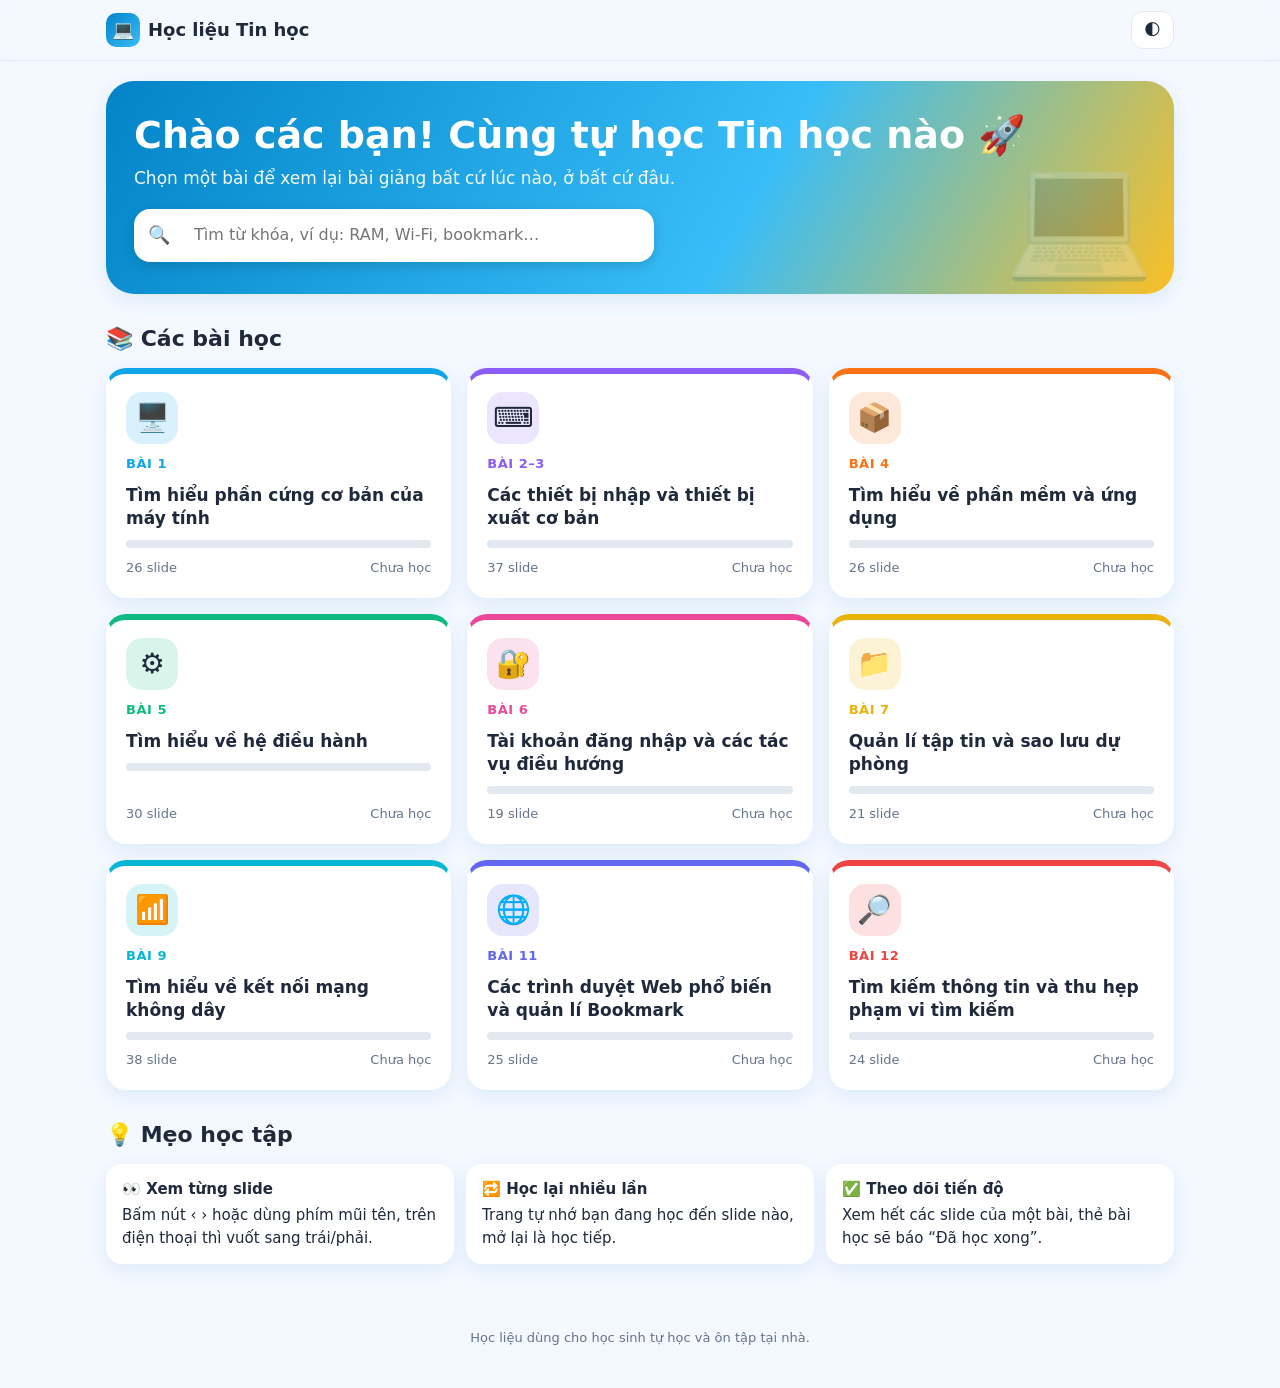
<file: index.html>
<!doctype html>
<html lang="vi">
<head>
<meta charset="utf-8">
<meta name="viewport" content="width=device-width,initial-scale=1">
<title>Học liệu Tin học – Căn bản về công nghệ</title>
<meta name="description" content="Học liệu trực tuyến môn Tin học THCS: học sinh tự học và ôn tập tại nhà.">
<link rel="icon" href="data:image/svg+xml,<svg xmlns=%22http://www.w3.org/2000/svg%22 viewBox=%220 0 100 100%22><text y=%22.9em%22 font-size=%2290%22>💻</text></svg>">
<link rel="stylesheet" href="style.css">
</head>
<body>
<header class="top"><div class="wrap">
  <a class="logo" href="./"><b>💻</b> Học liệu Tin học</a>
  <span class="spacer"></span>
  <button class="iconbtn" id="themeBtn" title="Đổi giao diện sáng/tối" aria-label="Đổi giao diện sáng hoặc tối">🌓</button>
</div></header>

<main class="wrap">
  <section class="hero">
    <h1>Chào các bạn! Cùng tự học Tin học nào 🚀</h1>
    <p>Chọn một bài để xem lại bài giảng bất cứ lúc nào, ở bất cứ đâu.</p>
    <label class="search">
      <span aria-hidden="true">🔍</span>
      <input id="q" type="search" placeholder="Tìm từ khóa, ví dụ: RAM, Wi-Fi, bookmark…" autocomplete="off" aria-label="Tìm kiếm trong bài học">
    </label>
  </section>

  <section id="results" class="results" aria-live="polite"></section>

  <section id="lessons">
    <h2>📚 Các bài học</h2>
    <div class="grid" id="grid"></div>
  </section>

  <h2>💡 Mẹo học tập</h2>
  <div class="tips">
    <div class="tip"><b>👀 Xem từng slide</b>Bấm nút ‹ › hoặc dùng phím mũi tên, trên điện thoại thì vuốt sang trái/phải.</div>
    <div class="tip"><b>🔁 Học lại nhiều lần</b>Trang tự nhớ bạn đang học đến slide nào, mở lại là học tiếp.</div>
    <div class="tip"><b>✅ Theo dõi tiến độ</b>Xem hết các slide của một bài, thẻ bài học sẽ báo “Đã học xong”.</div>
  </div>
</main>
<footer>Học liệu dùng cho học sinh tự học và ôn tập tại nhà.</footer>

<script src="data.js"></script>
<script src="common.js"></script>
<script>
const grid=document.getElementById("grid");
function render(){
  grid.innerHTML=LESSONS.map(l=>{
    const seen=store.get("seen:"+l.id,[]).length;
    const pct=Math.round(seen/l.n*100);
    return `<a class="card ${pct>=100?"isdone":""}" style="--c:${l.color}" href="lesson.html?b=${l.id}">
      <span class="done">✓ Đã học xong</span>
      <div class="ic">${l.icon}</div>
      <div class="no">${l.no}</div>
      <h3>${l.title}</h3>
      <div class="bar"><i style="width:${pct}%"></i></div>
      <div class="meta"><span>${l.n} slide</span><span>${pct?pct+"% hoàn thành":"Chưa học"}</span></div>
    </a>`}).join("");
}
render();
addEventListener("pageshow",render);

/* tìm kiếm */
const q=document.getElementById("q"),res=document.getElementById("results"),sec=document.getElementById("lessons");
const norm=s=>s.toLowerCase().normalize("NFD").replace(/[̀-ͯ]/g,"").replace(/đ/g,"d");
q.addEventListener("input",()=>{
  const k=norm(q.value.trim());
  if(k.length<2){res.classList.remove("on");res.innerHTML="";sec.style.display="";return}
  const hits=[];
  LESSONS.forEach(l=>l.texts.forEach((t,i)=>{if(norm(t).includes(k)) hits.push([l,i+1,t])}));
  sec.style.display="none";res.classList.add("on");
  res.innerHTML=`<h2>Kết quả cho “${q.value.replace(/</g,"&lt;")}” (${hits.length})</h2>`+
    (hits.slice(0,40).map(([l,i,t])=>`<a class="res" href="lesson.html?b=${l.id}&s=${i}">
      <img loading="lazy" src="${slideSrc(l.id,i)}" alt="">
      <div><b>${l.no} · Slide ${i}</b><small>${t.slice(0,140).replace(/</g,"&lt;")}${t.length>140?"…":""}</small></div></a>`).join("")
    ||`<p>Không tìm thấy. Thử từ khóa khác nhé! 🙂</p>`);
});
</script>
</body>
</html>
</file>
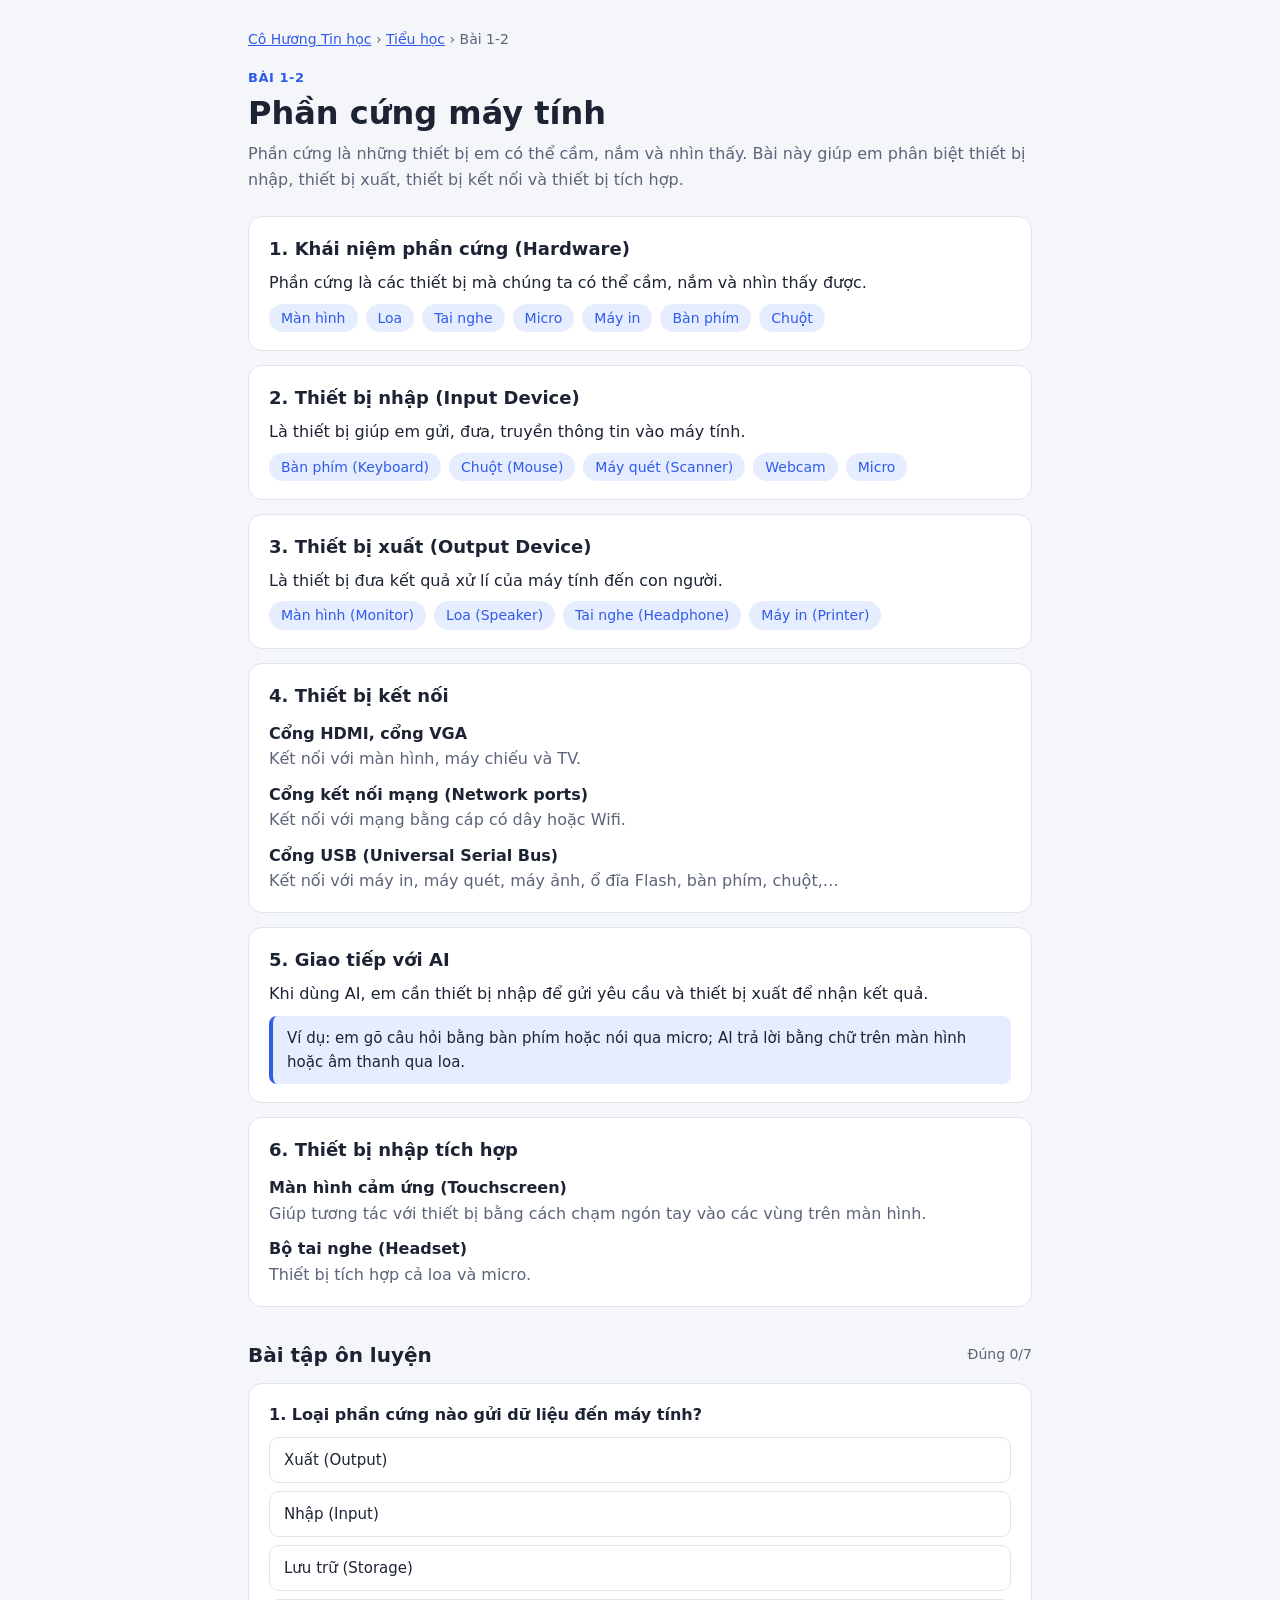
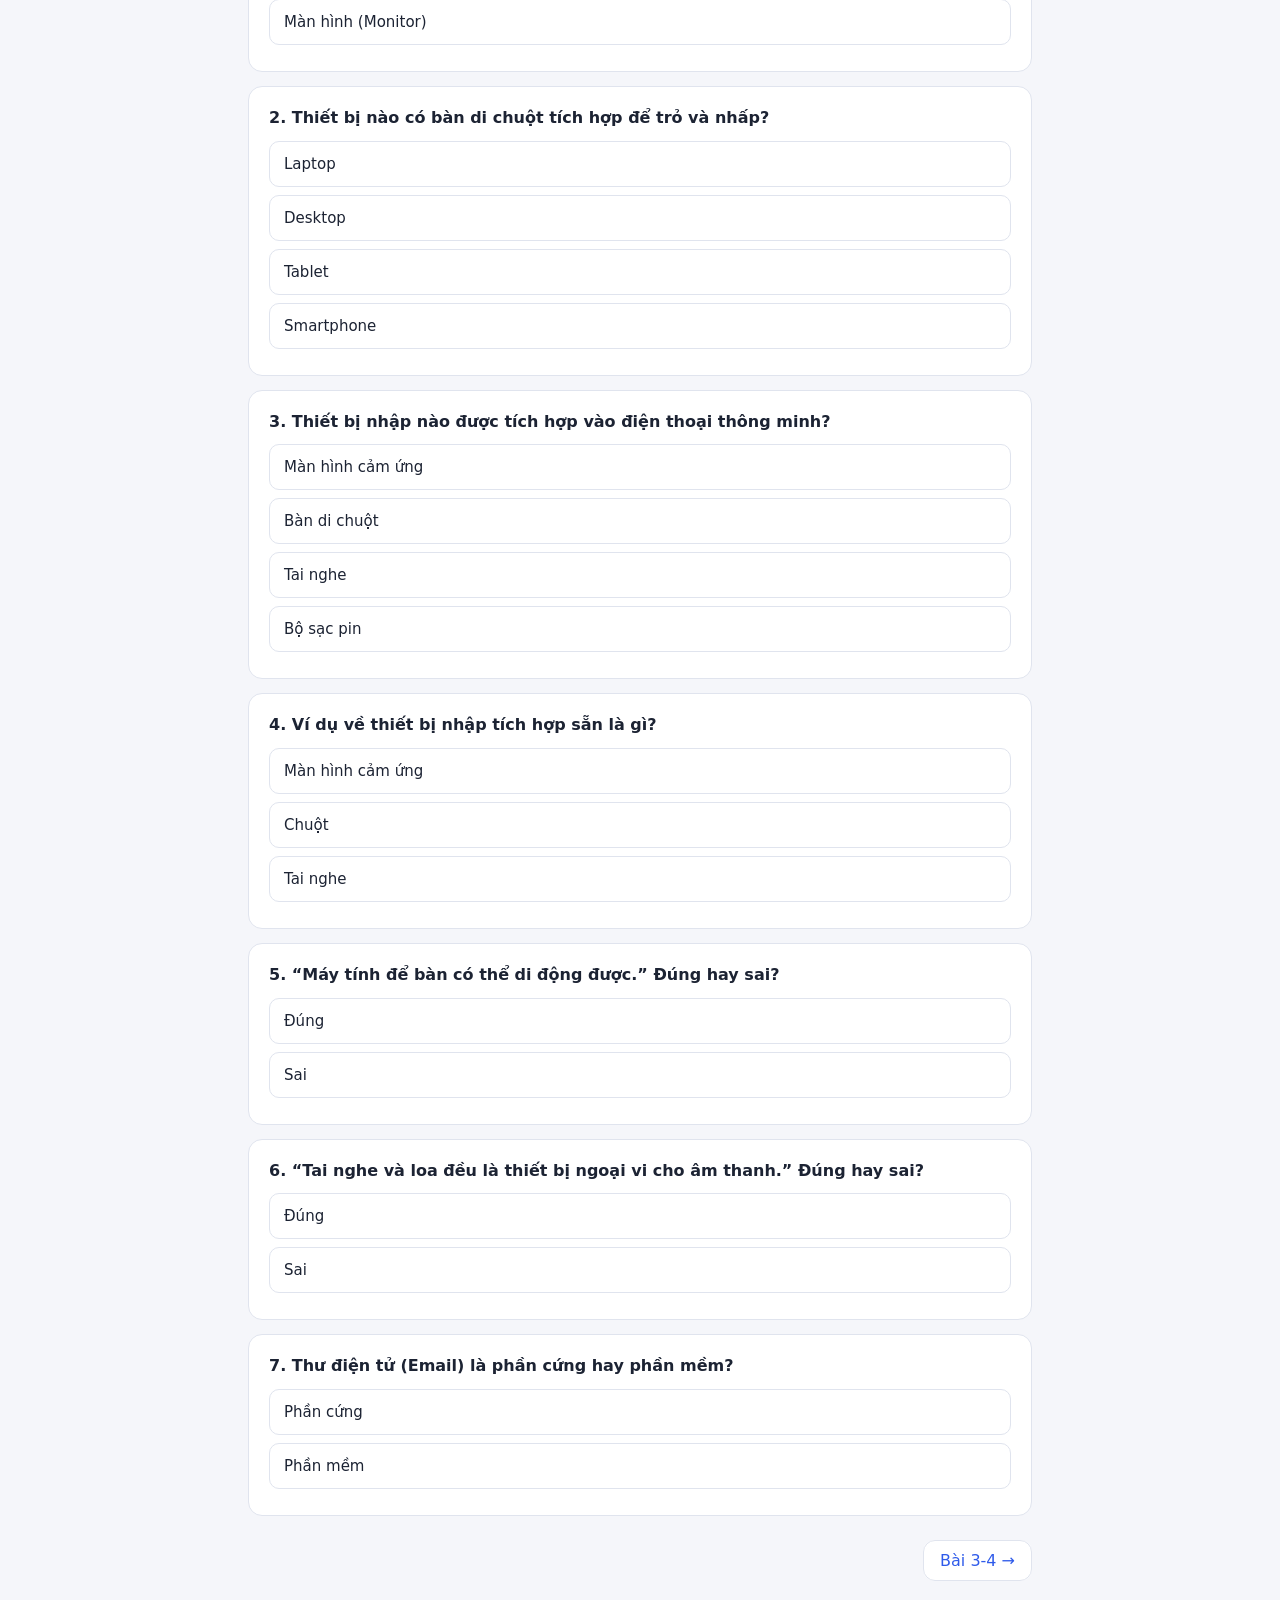
<file: tieuhoc-bai-1-2.html>
<!doctype html><html lang="vi"><head><meta charset="utf-8"><meta name="viewport" content="width=device-width, initial-scale=1, viewport-fit=cover"><title>Bài 1-2: Phần cứng máy tính · Cô Hương Tin học</title><style>
:root{--bg:#f5f6fa;--card:#fff;--tx:#1c2333;--mu:#5b6478;--ac:#2f5bea;--acs:#e6edff;--ok:#16794a;--oks:#e1f4e9;--no:#b3261e;--nos:#fbe8e6;--bd:#e0e4ee;box-sizing:border-box;padding-top:env(safe-area-inset-top,0px);padding-bottom:env(safe-area-inset-bottom,0px)}
@media (prefers-color-scheme:dark){:root:not([data-theme="light"]){--bg:#12151d;--card:#1b2030;--tx:#e8ebf4;--mu:#9aa3b8;--ac:#7a9bff;--acs:#252d4a;--ok:#5fd394;--oks:#17332a;--no:#ff8a80;--nos:#3a1f1f;--bd:#2c3348;color-scheme:dark}}
:root[data-theme="dark"]{--bg:#12151d;--card:#1b2030;--tx:#e8ebf4;--mu:#9aa3b8;--ac:#7a9bff;--acs:#252d4a;--ok:#5fd394;--oks:#17332a;--no:#ff8a80;--nos:#3a1f1f;--bd:#2c3348;color-scheme:dark}
.tag{color:var(--ac);font-weight:700;font-size:13px;letter-spacing:.04em;text-transform:uppercase}
h2{font-size:clamp(24px,5vw,32px);line-height:1.25;margin:4px 0 8px}
.lead{color:var(--mu);margin:0 0 24px}
.card{background:var(--card);border:1px solid var(--bd);border-radius:14px;padding:18px 20px;margin-bottom:14px}
.card h3{margin:0 0 6px;font-size:18px}
.card p{margin:0 0 8px}
.chips{display:flex;flex-wrap:wrap;gap:8px;margin-top:8px}
.chips span{background:var(--acs);color:var(--ac);padding:3px 12px;border-radius:99px;font-size:14px}
dl{margin:8px 0 0}
dt{font-weight:600;margin-top:10px}
dd{margin:0;color:var(--mu)}
.note{border-left:4px solid var(--ac);background:var(--acs);padding:10px 14px;border-radius:8px;margin-top:10px;font-size:15px}
h3.sec{margin:32px 0 12px;font-size:20px;display:flex;justify-content:space-between;align-items:center;gap:8px}
.score{font-size:14px;color:var(--mu);font-weight:400}
.q p{font-weight:600;margin:0 0 10px}
.q button{display:block;width:100%;text-align:left;font:inherit;font-size:15px;color:var(--tx);background:var(--card);border:1px solid var(--bd);border-radius:10px;padding:10px 14px;margin-bottom:8px;cursor:pointer}
.q button:hover:not(:disabled){border-color:var(--ac)}
.q button.ok{background:var(--oks);border-color:var(--ok);color:var(--ok)}
.q button.no{background:var(--nos);border-color:var(--no);color:var(--no)}
.q .ex{display:none;font-size:14px;color:var(--mu);margin-top:4px}
.q.done .ex{display:block}
.again{font:inherit;font-size:14px;border:1px solid var(--bd);background:var(--card);color:var(--tx);border-radius:8px;padding:4px 12px;cursor:pointer}

*{box-sizing:border-box}
body{margin:0;background:var(--bg);color:var(--tx);font:16px/1.6 system-ui,-apple-system,"Segoe UI",Roboto,sans-serif}
main{max-width:820px;margin:0 auto;padding:28px 18px 64px}
a{color:var(--ac)}
.crumb{font-size:14px;color:var(--mu);margin-bottom:18px}
.card{scroll-margin-top:16px}
.pn{display:flex;justify-content:space-between;gap:12px;margin-top:32px;flex-wrap:wrap}
.pn a{background:var(--card);border:1px solid var(--bd);border-radius:12px;padding:10px 16px;text-decoration:none}
.sb{display:block;width:100%;font:inherit;padding:12px 16px;border:1px solid var(--bd);border-radius:12px;background:var(--card);color:var(--tx)}
#res a{display:block;text-decoration:none;color:var(--tx);background:var(--card);border:1px solid var(--bd);border-radius:12px;padding:10px 14px;margin-top:8px}
#res a small{display:block;color:var(--mu)}
#res a:hover{border-color:var(--ac)}
a.c{display:block;text-decoration:none;color:var(--tx);background:var(--card);border:1px solid var(--bd);border-radius:16px;padding:20px;margin-bottom:12px}
a.c:hover{border-color:var(--ac)}
a.c h2{margin:4px 0;font-size:20px}a.c p{margin:0;color:var(--mu);font-size:15px}
div.c{background:var(--card);border:1px dashed var(--bd);border-radius:16px;padding:20px;margin-bottom:12px;color:var(--mu)}
div.c h2{margin:4px 0;font-size:20px}div.c p{margin:0;font-size:15px}
.grid{display:grid;grid-template-columns:repeat(auto-fit,minmax(250px,1fr));gap:14px}
.grid>*{margin:0!important}
</style></head><body><main><div class="crumb"><a href="index.html">Cô Hương Tin học</a> › <a href="tieuhoc.html">Tiểu học</a> › Bài 1-2</div><div class="tag">Bài 1-2</div><h2>Phần cứng máy tính</h2><p class="lead">Phần cứng là những thiết bị em có thể cầm, nắm và nhìn thấy. Bài này giúp em phân biệt thiết bị nhập, thiết bị xuất, thiết bị kết nối và thiết bị tích hợp.</p><div class="card" id="b0"><h3>1. Khái niệm phần cứng (Hardware)</h3><p>Phần cứng là các thiết bị mà chúng ta có thể cầm, nắm và nhìn thấy được.</p><div class="chips"><span>Màn hình</span><span>Loa</span><span>Tai nghe</span><span>Micro</span><span>Máy in</span><span>Bàn phím</span><span>Chuột</span></div></div><div class="card" id="b1"><h3>2. Thiết bị nhập (Input Device)</h3><p>Là thiết bị giúp em gửi, đưa, truyền thông tin vào máy tính.</p><div class="chips"><span>Bàn phím (Keyboard)</span><span>Chuột (Mouse)</span><span>Máy quét (Scanner)</span><span>Webcam</span><span>Micro</span></div></div><div class="card" id="b2"><h3>3. Thiết bị xuất (Output Device)</h3><p>Là thiết bị đưa kết quả xử lí của máy tính đến con người.</p><div class="chips"><span>Màn hình (Monitor)</span><span>Loa (Speaker)</span><span>Tai nghe (Headphone)</span><span>Máy in (Printer)</span></div></div><div class="card" id="b3"><h3>4. Thiết bị kết nối</h3><dl><dt>Cổng HDMI, cổng VGA</dt><dd>Kết nối với màn hình, máy chiếu và TV.</dd><dt>Cổng kết nối mạng (Network ports)</dt><dd>Kết nối với mạng bằng cáp có dây hoặc Wifi.</dd><dt>Cổng USB (Universal Serial Bus)</dt><dd>Kết nối với máy in, máy quét, máy ảnh, ổ đĩa Flash, bàn phím, chuột,…</dd></dl></div><div class="card" id="b4"><h3>5. Giao tiếp với AI</h3><p>Khi dùng AI, em cần thiết bị nhập để gửi yêu cầu và thiết bị xuất để nhận kết quả.</p><div class="note">Ví dụ: em gõ câu hỏi bằng bàn phím hoặc nói qua micro; AI trả lời bằng chữ trên màn hình hoặc âm thanh qua loa.</div></div><div class="card" id="b5"><h3>6. Thiết bị nhập tích hợp</h3><dl><dt>Màn hình cảm ứng (Touchscreen)</dt><dd>Giúp tương tác với thiết bị bằng cách chạm ngón tay vào các vùng trên màn hình.</dd><dt>Bộ tai nghe (Headset)</dt><dd>Thiết bị tích hợp cả loa và micro.</dd></dl></div><h3 class="sec"><span>Bài tập ôn luyện</span><span class="score" id="sc"></span></h3><div id="qs"></div><div class="pn"><span></span><span><a href="tieuhoc-bai-3-4.html">Bài 3-4 →</a></span></div></main><script>
const Q=[["Loại phần cứng nào gửi dữ liệu đến máy tính?", ["Xuất (Output)", "Nhập (Input)", "Lưu trữ (Storage)", "Màn hình (Monitor)"], 1, "Thiết bị nhập đưa thông tin vào máy tính."], ["Thiết bị nào có bàn di chuột tích hợp để trỏ và nhấp?", ["Laptop", "Desktop", "Tablet", "Smartphone"], 0, "Laptop có bàn di chuột (touchpad) tích hợp sẵn."], ["Thiết bị nhập nào được tích hợp vào điện thoại thông minh?", ["Màn hình cảm ứng", "Bàn di chuột", "Tai nghe", "Bộ sạc pin"], 0, "Điện thoại thông minh dùng màn hình cảm ứng để nhập bằng cách chạm."], ["Ví dụ về thiết bị nhập tích hợp sẵn là gì?", ["Màn hình cảm ứng", "Chuột", "Tai nghe"], 0, "Chuột và tai nghe là thiết bị rời, còn màn hình cảm ứng được tích hợp ngay trên thiết bị."], ["“Máy tính để bàn có thể di động được.” Đúng hay sai?", ["Đúng", "Sai"], 1, "Máy tính để bàn thường đặt cố định một chỗ; điện thoại, máy tính bảng, laptop mới là thiết bị di động."], ["“Tai nghe và loa đều là thiết bị ngoại vi cho âm thanh.” Đúng hay sai?", ["Đúng", "Sai"], 0, "Cả hai đều là thiết bị ngoại vi liên quan đến âm thanh."], ["Thư điện tử (Email) là phần cứng hay phần mềm?", ["Phần cứng", "Phần mềm"], 1, "Email và cơ sở dữ liệu là phần mềm; chuột và bàn phím là phần cứng."]];let st={};
function r(){document.getElementById("qs").innerHTML=Q.map((q,i)=>{const d=i in st;return `<div class="card q ${d?"done":""}"><p>${i+1}. ${q[0]}</p>${q[1].map((o,j)=>`<button data-q="${i}" data-o="${j}" class="${d?(j==q[2]?"ok":j==st[i]?"no":""):""}" ${d?"disabled":""}>${o}</button>`).join("")}<div class="ex">💡 ${q[3]}</div></div>`}).join("");
const n=Object.keys(st).length,ok=Object.keys(st).filter(i=>st[i]==Q[i][2]).length;
document.getElementById("sc").innerHTML=`Đúng ${ok}/${Q.length}`+(n?` · <button class="again" id="rs">Làm lại</button>`:"")}
document.addEventListener("click",e=>{const t=e.target.closest("button");if(!t)return;
if(t.id=="rs"){st={};r()}else if(t.dataset.o!==undefined){st[+t.dataset.q]=+t.dataset.o;const y=scrollY;r();scrollTo(0,y)}});
r();
</script></body></html>
</file>
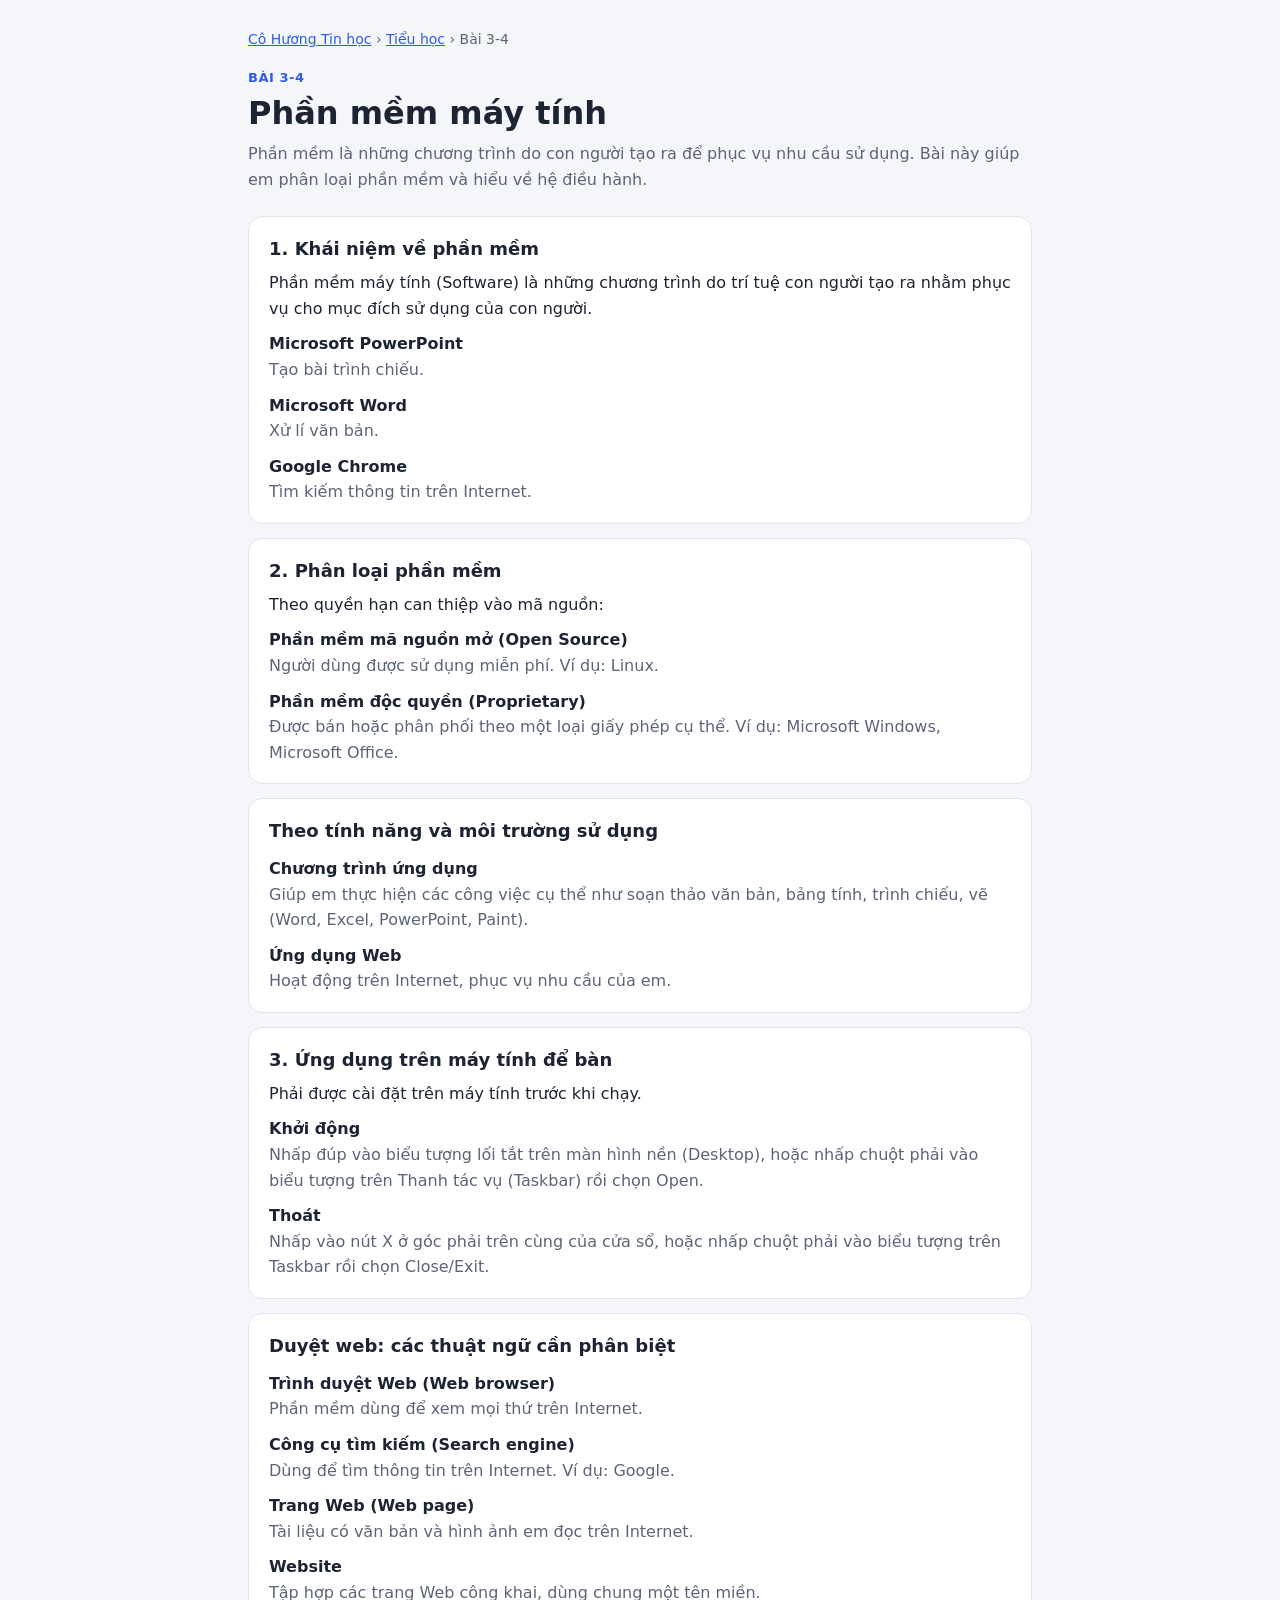
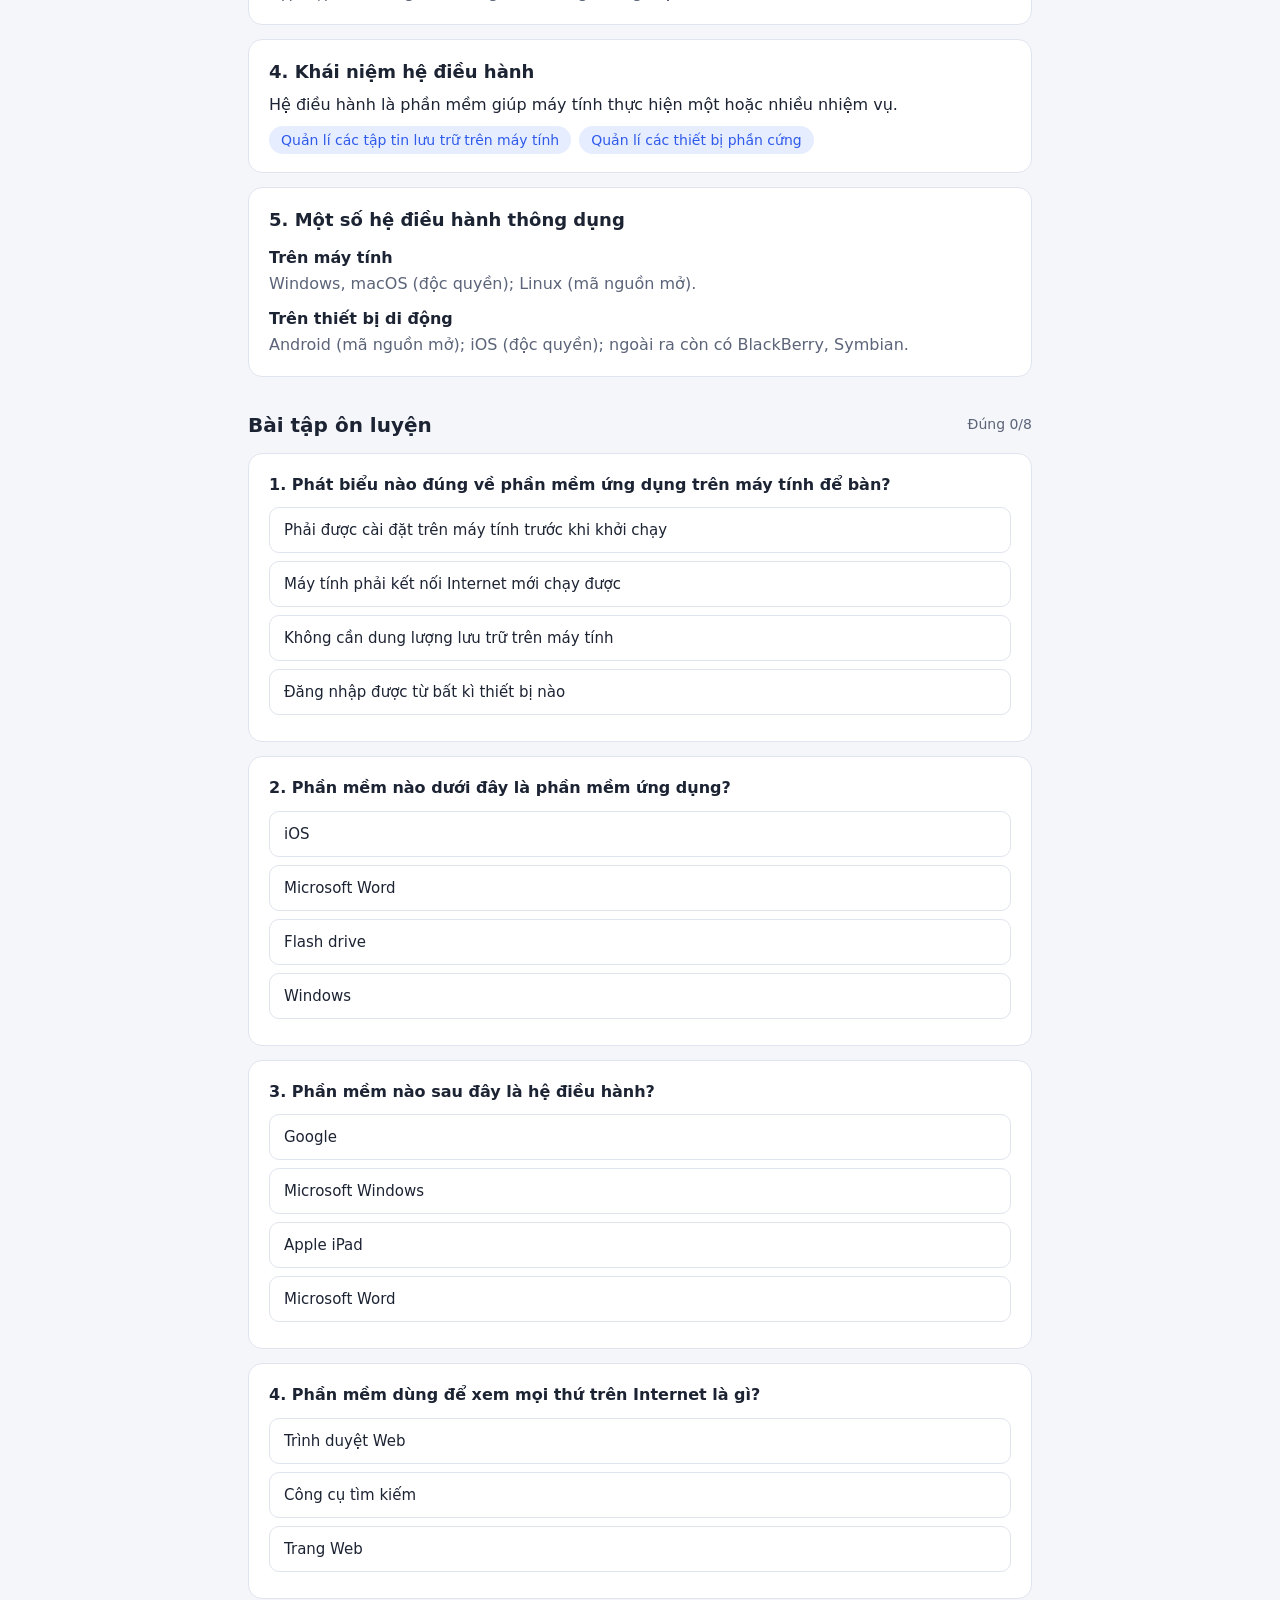
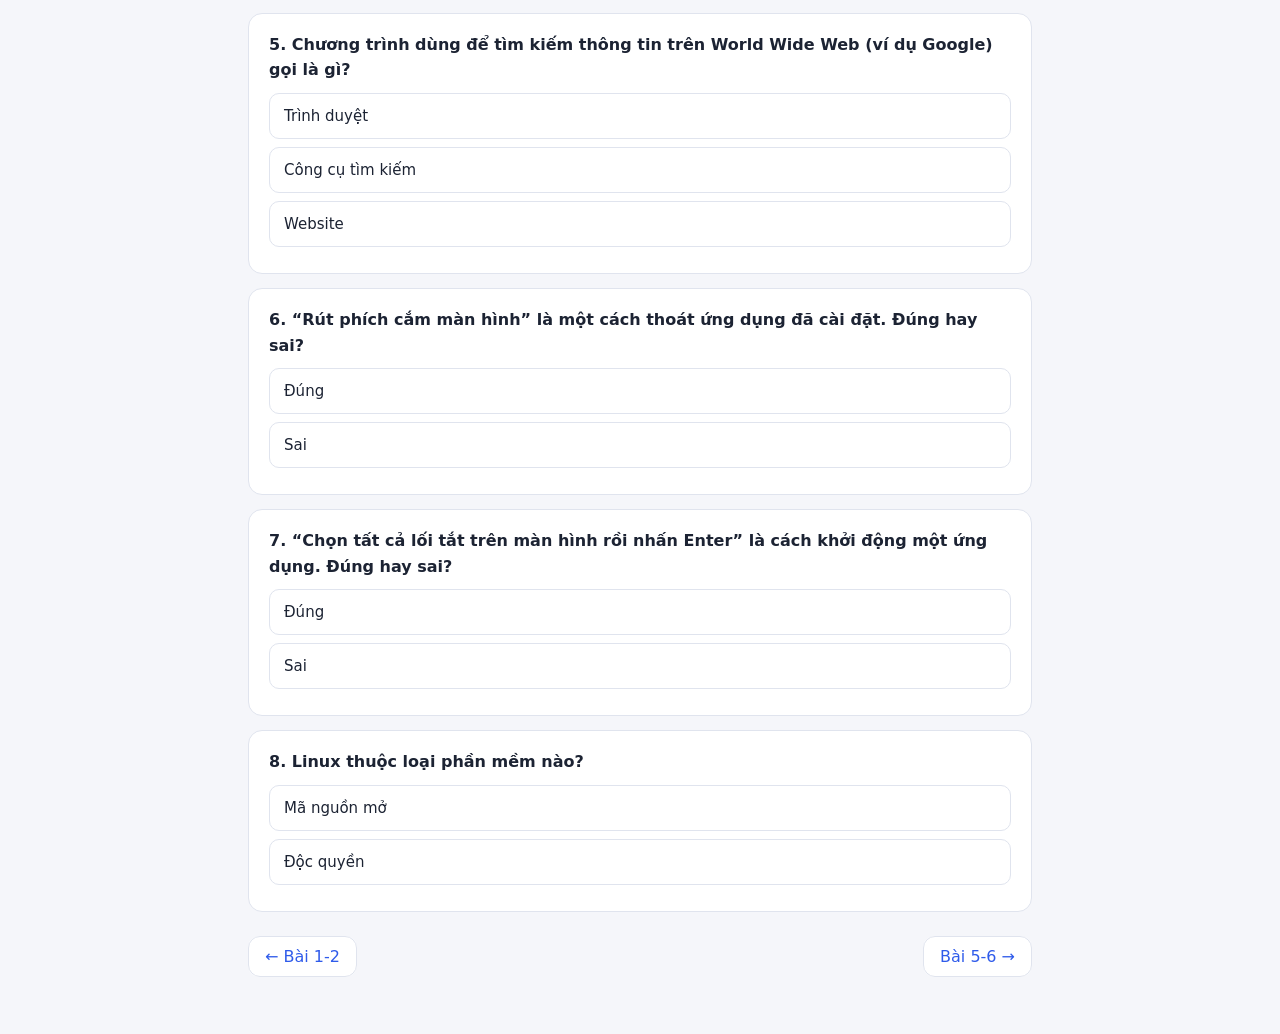
<file: tieuhoc-bai-3-4.html>
<!doctype html><html lang="vi"><head><meta charset="utf-8"><meta name="viewport" content="width=device-width, initial-scale=1, viewport-fit=cover"><title>Bài 3-4: Phần mềm máy tính · Cô Hương Tin học</title><style>
:root{--bg:#f5f6fa;--card:#fff;--tx:#1c2333;--mu:#5b6478;--ac:#2f5bea;--acs:#e6edff;--ok:#16794a;--oks:#e1f4e9;--no:#b3261e;--nos:#fbe8e6;--bd:#e0e4ee;box-sizing:border-box;padding-top:env(safe-area-inset-top,0px);padding-bottom:env(safe-area-inset-bottom,0px)}
@media (prefers-color-scheme:dark){:root:not([data-theme="light"]){--bg:#12151d;--card:#1b2030;--tx:#e8ebf4;--mu:#9aa3b8;--ac:#7a9bff;--acs:#252d4a;--ok:#5fd394;--oks:#17332a;--no:#ff8a80;--nos:#3a1f1f;--bd:#2c3348;color-scheme:dark}}
:root[data-theme="dark"]{--bg:#12151d;--card:#1b2030;--tx:#e8ebf4;--mu:#9aa3b8;--ac:#7a9bff;--acs:#252d4a;--ok:#5fd394;--oks:#17332a;--no:#ff8a80;--nos:#3a1f1f;--bd:#2c3348;color-scheme:dark}
.tag{color:var(--ac);font-weight:700;font-size:13px;letter-spacing:.04em;text-transform:uppercase}
h2{font-size:clamp(24px,5vw,32px);line-height:1.25;margin:4px 0 8px}
.lead{color:var(--mu);margin:0 0 24px}
.card{background:var(--card);border:1px solid var(--bd);border-radius:14px;padding:18px 20px;margin-bottom:14px}
.card h3{margin:0 0 6px;font-size:18px}
.card p{margin:0 0 8px}
.chips{display:flex;flex-wrap:wrap;gap:8px;margin-top:8px}
.chips span{background:var(--acs);color:var(--ac);padding:3px 12px;border-radius:99px;font-size:14px}
dl{margin:8px 0 0}
dt{font-weight:600;margin-top:10px}
dd{margin:0;color:var(--mu)}
.note{border-left:4px solid var(--ac);background:var(--acs);padding:10px 14px;border-radius:8px;margin-top:10px;font-size:15px}
h3.sec{margin:32px 0 12px;font-size:20px;display:flex;justify-content:space-between;align-items:center;gap:8px}
.score{font-size:14px;color:var(--mu);font-weight:400}
.q p{font-weight:600;margin:0 0 10px}
.q button{display:block;width:100%;text-align:left;font:inherit;font-size:15px;color:var(--tx);background:var(--card);border:1px solid var(--bd);border-radius:10px;padding:10px 14px;margin-bottom:8px;cursor:pointer}
.q button:hover:not(:disabled){border-color:var(--ac)}
.q button.ok{background:var(--oks);border-color:var(--ok);color:var(--ok)}
.q button.no{background:var(--nos);border-color:var(--no);color:var(--no)}
.q .ex{display:none;font-size:14px;color:var(--mu);margin-top:4px}
.q.done .ex{display:block}
.again{font:inherit;font-size:14px;border:1px solid var(--bd);background:var(--card);color:var(--tx);border-radius:8px;padding:4px 12px;cursor:pointer}

*{box-sizing:border-box}
body{margin:0;background:var(--bg);color:var(--tx);font:16px/1.6 system-ui,-apple-system,"Segoe UI",Roboto,sans-serif}
main{max-width:820px;margin:0 auto;padding:28px 18px 64px}
a{color:var(--ac)}
.crumb{font-size:14px;color:var(--mu);margin-bottom:18px}
.card{scroll-margin-top:16px}
.pn{display:flex;justify-content:space-between;gap:12px;margin-top:32px;flex-wrap:wrap}
.pn a{background:var(--card);border:1px solid var(--bd);border-radius:12px;padding:10px 16px;text-decoration:none}
.sb{display:block;width:100%;font:inherit;padding:12px 16px;border:1px solid var(--bd);border-radius:12px;background:var(--card);color:var(--tx)}
#res a{display:block;text-decoration:none;color:var(--tx);background:var(--card);border:1px solid var(--bd);border-radius:12px;padding:10px 14px;margin-top:8px}
#res a small{display:block;color:var(--mu)}
#res a:hover{border-color:var(--ac)}
a.c{display:block;text-decoration:none;color:var(--tx);background:var(--card);border:1px solid var(--bd);border-radius:16px;padding:20px;margin-bottom:12px}
a.c:hover{border-color:var(--ac)}
a.c h2{margin:4px 0;font-size:20px}a.c p{margin:0;color:var(--mu);font-size:15px}
div.c{background:var(--card);border:1px dashed var(--bd);border-radius:16px;padding:20px;margin-bottom:12px;color:var(--mu)}
div.c h2{margin:4px 0;font-size:20px}div.c p{margin:0;font-size:15px}
.grid{display:grid;grid-template-columns:repeat(auto-fit,minmax(250px,1fr));gap:14px}
.grid>*{margin:0!important}
</style></head><body><main><div class="crumb"><a href="index.html">Cô Hương Tin học</a> › <a href="tieuhoc.html">Tiểu học</a> › Bài 3-4</div><div class="tag">Bài 3-4</div><h2>Phần mềm máy tính</h2><p class="lead">Phần mềm là những chương trình do con người tạo ra để phục vụ nhu cầu sử dụng. Bài này giúp em phân loại phần mềm và hiểu về hệ điều hành.</p><div class="card" id="b0"><h3>1. Khái niệm về phần mềm</h3><p>Phần mềm máy tính (Software) là những chương trình do trí tuệ con người tạo ra nhằm phục vụ cho mục đích sử dụng của con người.</p><dl><dt>Microsoft PowerPoint</dt><dd>Tạo bài trình chiếu.</dd><dt>Microsoft Word</dt><dd>Xử lí văn bản.</dd><dt>Google Chrome</dt><dd>Tìm kiếm thông tin trên Internet.</dd></dl></div><div class="card" id="b1"><h3>2. Phân loại phần mềm</h3><p>Theo quyền hạn can thiệp vào mã nguồn:</p><dl><dt>Phần mềm mã nguồn mở (Open Source)</dt><dd>Người dùng được sử dụng miễn phí. Ví dụ: Linux.</dd><dt>Phần mềm độc quyền (Proprietary)</dt><dd>Được bán hoặc phân phối theo một loại giấy phép cụ thể. Ví dụ: Microsoft Windows, Microsoft Office.</dd></dl></div><div class="card" id="b2"><h3>Theo tính năng và môi trường sử dụng</h3><dl><dt>Chương trình ứng dụng</dt><dd>Giúp em thực hiện các công việc cụ thể như soạn thảo văn bản, bảng tính, trình chiếu, vẽ (Word, Excel, PowerPoint, Paint).</dd><dt>Ứng dụng Web</dt><dd>Hoạt động trên Internet, phục vụ nhu cầu của em.</dd></dl></div><div class="card" id="b3"><h3>3. Ứng dụng trên máy tính để bàn</h3><p>Phải được cài đặt trên máy tính trước khi chạy.</p><dl><dt>Khởi động</dt><dd>Nhấp đúp vào biểu tượng lối tắt trên màn hình nền (Desktop), hoặc nhấp chuột phải vào biểu tượng trên Thanh tác vụ (Taskbar) rồi chọn Open.</dd><dt>Thoát</dt><dd>Nhấp vào nút X ở góc phải trên cùng của cửa sổ, hoặc nhấp chuột phải vào biểu tượng trên Taskbar rồi chọn Close/Exit.</dd></dl></div><div class="card" id="b4"><h3>Duyệt web: các thuật ngữ cần phân biệt</h3><dl><dt>Trình duyệt Web (Web browser)</dt><dd>Phần mềm dùng để xem mọi thứ trên Internet.</dd><dt>Công cụ tìm kiếm (Search engine)</dt><dd>Dùng để tìm thông tin trên Internet. Ví dụ: Google.</dd><dt>Trang Web (Web page)</dt><dd>Tài liệu có văn bản và hình ảnh em đọc trên Internet.</dd><dt>Website</dt><dd>Tập hợp các trang Web công khai, dùng chung một tên miền.</dd></dl></div><div class="card" id="b5"><h3>4. Khái niệm hệ điều hành</h3><p>Hệ điều hành là phần mềm giúp máy tính thực hiện một hoặc nhiều nhiệm vụ.</p><div class="chips"><span>Quản lí các tập tin lưu trữ trên máy tính</span><span>Quản lí các thiết bị phần cứng</span></div></div><div class="card" id="b6"><h3>5. Một số hệ điều hành thông dụng</h3><dl><dt>Trên máy tính</dt><dd>Windows, macOS (độc quyền); Linux (mã nguồn mở).</dd><dt>Trên thiết bị di động</dt><dd>Android (mã nguồn mở); iOS (độc quyền); ngoài ra còn có BlackBerry, Symbian.</dd></dl></div><h3 class="sec"><span>Bài tập ôn luyện</span><span class="score" id="sc"></span></h3><div id="qs"></div><div class="pn"><span><a href="tieuhoc-bai-1-2.html">← Bài 1-2</a></span><span><a href="tieuhoc-bai-5-6.html">Bài 5-6 →</a></span></div></main><script>
const Q=[["Phát biểu nào đúng về phần mềm ứng dụng trên máy tính để bàn?", ["Phải được cài đặt trên máy tính trước khi khởi chạy", "Máy tính phải kết nối Internet mới chạy được", "Không cần dung lượng lưu trữ trên máy tính", "Đăng nhập được từ bất kì thiết bị nào"], 0, "Ứng dụng desktop cần cài đặt và chiếm dung lượng lưu trữ; không nhất thiết phải có Internet."], ["Phần mềm nào dưới đây là phần mềm ứng dụng?", ["iOS", "Microsoft Word", "Flash drive", "Windows"], 1, "iOS và Windows là hệ điều hành; Flash drive là phần cứng."], ["Phần mềm nào sau đây là hệ điều hành?", ["Google", "Microsoft Windows", "Apple iPad", "Microsoft Word"], 1, "Windows quản lí tập tin và phần cứng. iPad là thiết bị, Word là ứng dụng."], ["Phần mềm dùng để xem mọi thứ trên Internet là gì?", ["Trình duyệt Web", "Công cụ tìm kiếm", "Trang Web"], 0, "Trình duyệt (như Chrome) để xem; công cụ tìm kiếm (như Google) để tìm."], ["Chương trình dùng để tìm kiếm thông tin trên World Wide Web (ví dụ Google) gọi là gì?", ["Trình duyệt", "Công cụ tìm kiếm", "Website"], 1, "Google là công cụ tìm kiếm."], ["“Rút phích cắm màn hình” là một cách thoát ứng dụng đã cài đặt. Đúng hay sai?", ["Đúng", "Sai"], 1, "Nên thoát bằng nút X hoặc menu Close/Exit trên Taskbar."], ["“Chọn tất cả lối tắt trên màn hình rồi nhấn Enter” là cách khởi động một ứng dụng. Đúng hay sai?", ["Đúng", "Sai"], 1, "Cách đúng là nhấp đúp lối tắt hoặc chọn Open trên Taskbar."], ["Linux thuộc loại phần mềm nào?", ["Mã nguồn mở", "Độc quyền"], 0, "Linux là hệ điều hành mã nguồn mở; Windows là độc quyền."]];let st={};
function r(){document.getElementById("qs").innerHTML=Q.map((q,i)=>{const d=i in st;return `<div class="card q ${d?"done":""}"><p>${i+1}. ${q[0]}</p>${q[1].map((o,j)=>`<button data-q="${i}" data-o="${j}" class="${d?(j==q[2]?"ok":j==st[i]?"no":""):""}" ${d?"disabled":""}>${o}</button>`).join("")}<div class="ex">💡 ${q[3]}</div></div>`}).join("");
const n=Object.keys(st).length,ok=Object.keys(st).filter(i=>st[i]==Q[i][2]).length;
document.getElementById("sc").innerHTML=`Đúng ${ok}/${Q.length}`+(n?` · <button class="again" id="rs">Làm lại</button>`:"")}
document.addEventListener("click",e=>{const t=e.target.closest("button");if(!t)return;
if(t.id=="rs"){st={};r()}else if(t.dataset.o!==undefined){st[+t.dataset.q]=+t.dataset.o;const y=scrollY;r();scrollTo(0,y)}});
r();
</script></body></html>
</file>
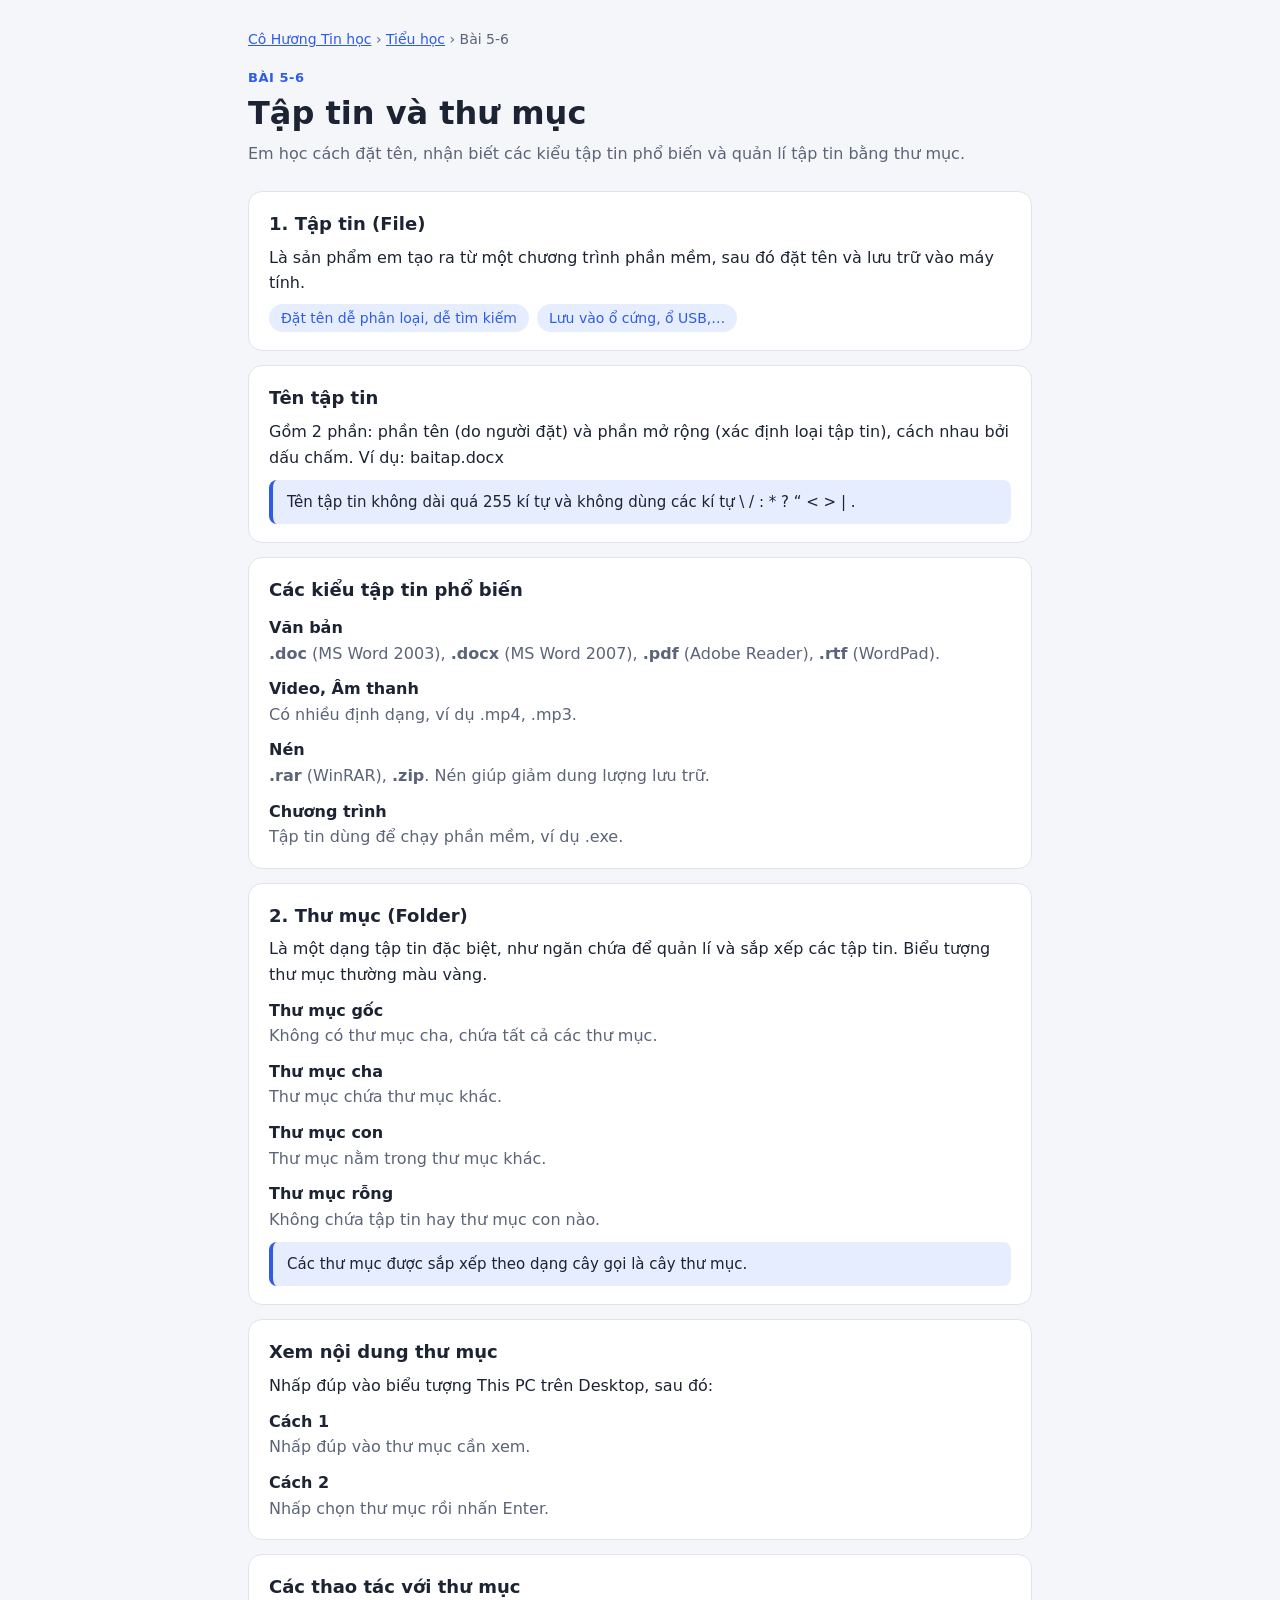
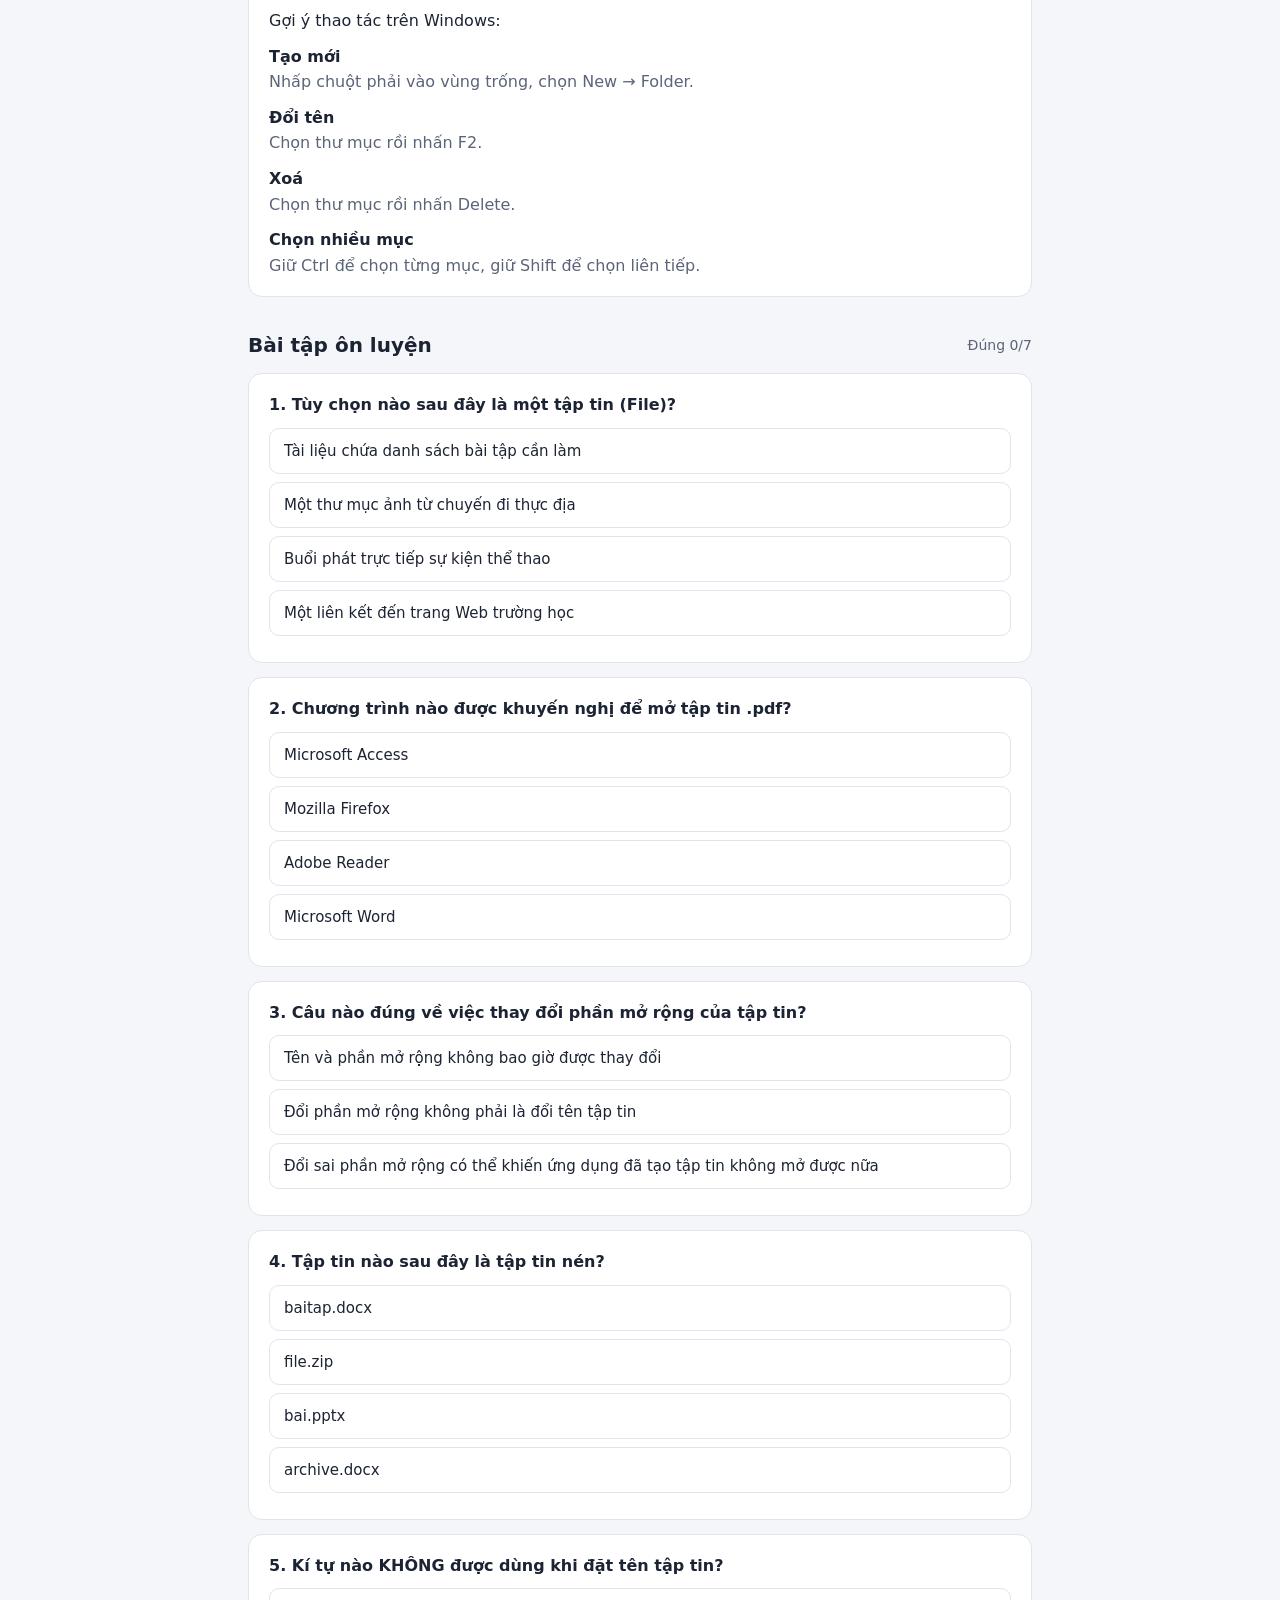
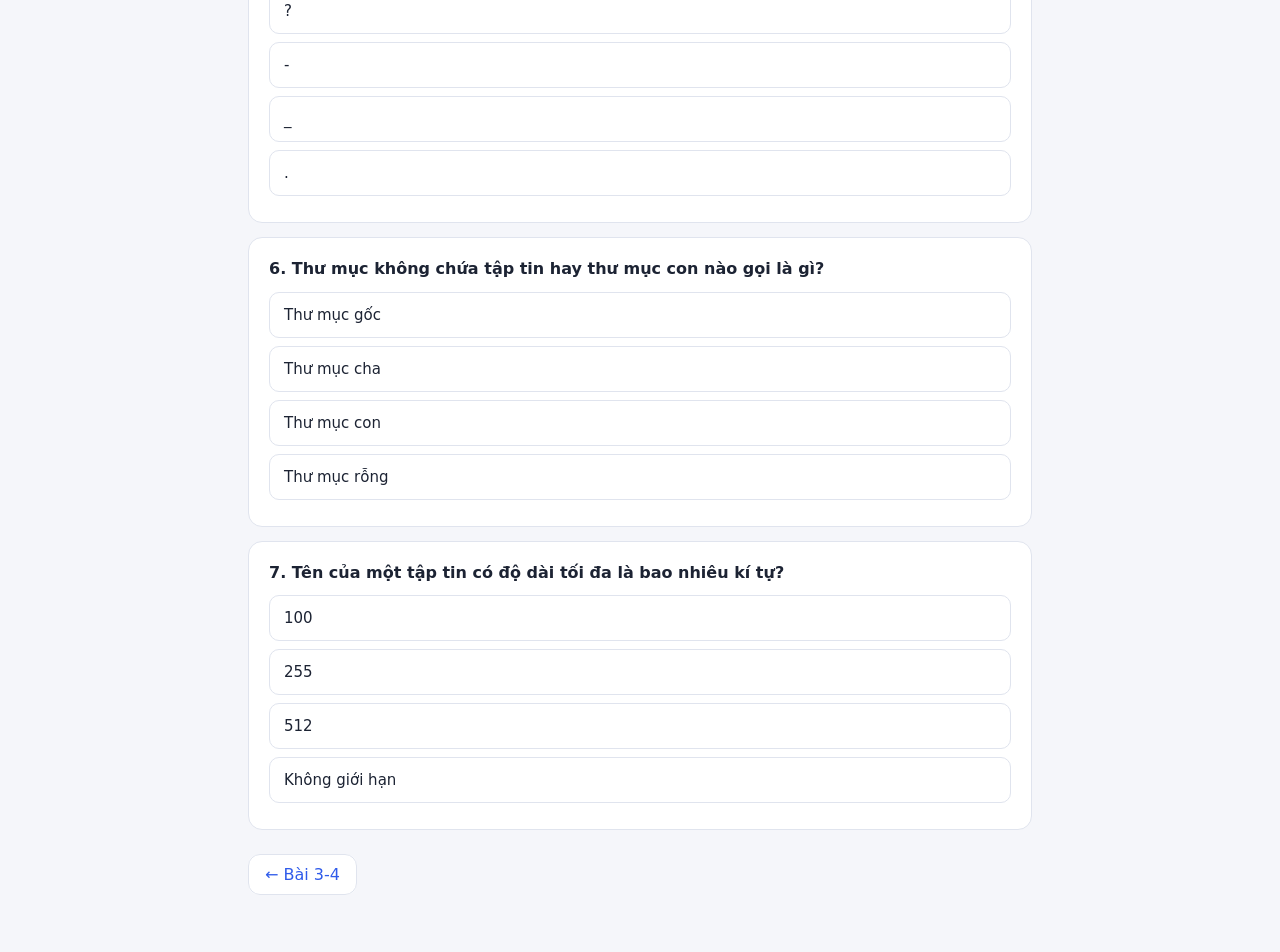
<file: tieuhoc-bai-5-6.html>
<!doctype html><html lang="vi"><head><meta charset="utf-8"><meta name="viewport" content="width=device-width, initial-scale=1, viewport-fit=cover"><title>Bài 5-6: Tập tin và thư mục · Cô Hương Tin học</title><style>
:root{--bg:#f5f6fa;--card:#fff;--tx:#1c2333;--mu:#5b6478;--ac:#2f5bea;--acs:#e6edff;--ok:#16794a;--oks:#e1f4e9;--no:#b3261e;--nos:#fbe8e6;--bd:#e0e4ee;box-sizing:border-box;padding-top:env(safe-area-inset-top,0px);padding-bottom:env(safe-area-inset-bottom,0px)}
@media (prefers-color-scheme:dark){:root:not([data-theme="light"]){--bg:#12151d;--card:#1b2030;--tx:#e8ebf4;--mu:#9aa3b8;--ac:#7a9bff;--acs:#252d4a;--ok:#5fd394;--oks:#17332a;--no:#ff8a80;--nos:#3a1f1f;--bd:#2c3348;color-scheme:dark}}
:root[data-theme="dark"]{--bg:#12151d;--card:#1b2030;--tx:#e8ebf4;--mu:#9aa3b8;--ac:#7a9bff;--acs:#252d4a;--ok:#5fd394;--oks:#17332a;--no:#ff8a80;--nos:#3a1f1f;--bd:#2c3348;color-scheme:dark}
.tag{color:var(--ac);font-weight:700;font-size:13px;letter-spacing:.04em;text-transform:uppercase}
h2{font-size:clamp(24px,5vw,32px);line-height:1.25;margin:4px 0 8px}
.lead{color:var(--mu);margin:0 0 24px}
.card{background:var(--card);border:1px solid var(--bd);border-radius:14px;padding:18px 20px;margin-bottom:14px}
.card h3{margin:0 0 6px;font-size:18px}
.card p{margin:0 0 8px}
.chips{display:flex;flex-wrap:wrap;gap:8px;margin-top:8px}
.chips span{background:var(--acs);color:var(--ac);padding:3px 12px;border-radius:99px;font-size:14px}
dl{margin:8px 0 0}
dt{font-weight:600;margin-top:10px}
dd{margin:0;color:var(--mu)}
.note{border-left:4px solid var(--ac);background:var(--acs);padding:10px 14px;border-radius:8px;margin-top:10px;font-size:15px}
h3.sec{margin:32px 0 12px;font-size:20px;display:flex;justify-content:space-between;align-items:center;gap:8px}
.score{font-size:14px;color:var(--mu);font-weight:400}
.q p{font-weight:600;margin:0 0 10px}
.q button{display:block;width:100%;text-align:left;font:inherit;font-size:15px;color:var(--tx);background:var(--card);border:1px solid var(--bd);border-radius:10px;padding:10px 14px;margin-bottom:8px;cursor:pointer}
.q button:hover:not(:disabled){border-color:var(--ac)}
.q button.ok{background:var(--oks);border-color:var(--ok);color:var(--ok)}
.q button.no{background:var(--nos);border-color:var(--no);color:var(--no)}
.q .ex{display:none;font-size:14px;color:var(--mu);margin-top:4px}
.q.done .ex{display:block}
.again{font:inherit;font-size:14px;border:1px solid var(--bd);background:var(--card);color:var(--tx);border-radius:8px;padding:4px 12px;cursor:pointer}

*{box-sizing:border-box}
body{margin:0;background:var(--bg);color:var(--tx);font:16px/1.6 system-ui,-apple-system,"Segoe UI",Roboto,sans-serif}
main{max-width:820px;margin:0 auto;padding:28px 18px 64px}
a{color:var(--ac)}
.crumb{font-size:14px;color:var(--mu);margin-bottom:18px}
.card{scroll-margin-top:16px}
.pn{display:flex;justify-content:space-between;gap:12px;margin-top:32px;flex-wrap:wrap}
.pn a{background:var(--card);border:1px solid var(--bd);border-radius:12px;padding:10px 16px;text-decoration:none}
.sb{display:block;width:100%;font:inherit;padding:12px 16px;border:1px solid var(--bd);border-radius:12px;background:var(--card);color:var(--tx)}
#res a{display:block;text-decoration:none;color:var(--tx);background:var(--card);border:1px solid var(--bd);border-radius:12px;padding:10px 14px;margin-top:8px}
#res a small{display:block;color:var(--mu)}
#res a:hover{border-color:var(--ac)}
a.c{display:block;text-decoration:none;color:var(--tx);background:var(--card);border:1px solid var(--bd);border-radius:16px;padding:20px;margin-bottom:12px}
a.c:hover{border-color:var(--ac)}
a.c h2{margin:4px 0;font-size:20px}a.c p{margin:0;color:var(--mu);font-size:15px}
div.c{background:var(--card);border:1px dashed var(--bd);border-radius:16px;padding:20px;margin-bottom:12px;color:var(--mu)}
div.c h2{margin:4px 0;font-size:20px}div.c p{margin:0;font-size:15px}
.grid{display:grid;grid-template-columns:repeat(auto-fit,minmax(250px,1fr));gap:14px}
.grid>*{margin:0!important}
</style></head><body><main><div class="crumb"><a href="index.html">Cô Hương Tin học</a> › <a href="tieuhoc.html">Tiểu học</a> › Bài 5-6</div><div class="tag">Bài 5-6</div><h2>Tập tin và thư mục</h2><p class="lead">Em học cách đặt tên, nhận biết các kiểu tập tin phổ biến và quản lí tập tin bằng thư mục.</p><div class="card" id="b0"><h3>1. Tập tin (File)</h3><p>Là sản phẩm em tạo ra từ một chương trình phần mềm, sau đó đặt tên và lưu trữ vào máy tính.</p><div class="chips"><span>Đặt tên dễ phân loại, dễ tìm kiếm</span><span>Lưu vào ổ cứng, ổ USB,…</span></div></div><div class="card" id="b1"><h3>Tên tập tin</h3><p>Gồm 2 phần: phần tên (do người đặt) và phần mở rộng (xác định loại tập tin), cách nhau bởi dấu chấm. Ví dụ: baitap.docx</p><div class="note">Tên tập tin không dài quá 255 kí tự và không dùng các kí tự \ / : * ? “ < > | .</div></div><div class="card" id="b2"><h3>Các kiểu tập tin phổ biến</h3><dl><dt>Văn bản</dt><dd><b>.doc</b> (MS Word 2003), <b>.docx</b> (MS Word 2007), <b>.pdf</b> (Adobe Reader), <b>.rtf</b> (WordPad).</dd><dt>Video, Âm thanh</dt><dd>Có nhiều định dạng, ví dụ .mp4, .mp3.</dd><dt>Nén</dt><dd><b>.rar</b> (WinRAR), <b>.zip</b>. Nén giúp giảm dung lượng lưu trữ.</dd><dt>Chương trình</dt><dd>Tập tin dùng để chạy phần mềm, ví dụ .exe.</dd></dl></div><div class="card" id="b3"><h3>2. Thư mục (Folder)</h3><p>Là một dạng tập tin đặc biệt, như ngăn chứa để quản lí và sắp xếp các tập tin. Biểu tượng thư mục thường màu vàng.</p><dl><dt>Thư mục gốc</dt><dd>Không có thư mục cha, chứa tất cả các thư mục.</dd><dt>Thư mục cha</dt><dd>Thư mục chứa thư mục khác.</dd><dt>Thư mục con</dt><dd>Thư mục nằm trong thư mục khác.</dd><dt>Thư mục rỗng</dt><dd>Không chứa tập tin hay thư mục con nào.</dd></dl><div class="note">Các thư mục được sắp xếp theo dạng cây gọi là cây thư mục.</div></div><div class="card" id="b4"><h3>Xem nội dung thư mục</h3><p>Nhấp đúp vào biểu tượng This PC trên Desktop, sau đó:</p><dl><dt>Cách 1</dt><dd>Nhấp đúp vào thư mục cần xem.</dd><dt>Cách 2</dt><dd>Nhấp chọn thư mục rồi nhấn Enter.</dd></dl></div><div class="card" id="b5"><h3>Các thao tác với thư mục</h3><p>Gợi ý thao tác trên Windows:</p><dl><dt>Tạo mới</dt><dd>Nhấp chuột phải vào vùng trống, chọn New → Folder.</dd><dt>Đổi tên</dt><dd>Chọn thư mục rồi nhấn F2.</dd><dt>Xoá</dt><dd>Chọn thư mục rồi nhấn Delete.</dd><dt>Chọn nhiều mục</dt><dd>Giữ Ctrl để chọn từng mục, giữ Shift để chọn liên tiếp.</dd></dl></div><h3 class="sec"><span>Bài tập ôn luyện</span><span class="score" id="sc"></span></h3><div id="qs"></div><div class="pn"><span><a href="tieuhoc-bai-3-4.html">← Bài 3-4</a></span><span></span></div></main><script>
const Q=[["Tùy chọn nào sau đây là một tập tin (File)?", ["Tài liệu chứa danh sách bài tập cần làm", "Một thư mục ảnh từ chuyến đi thực địa", "Buổi phát trực tiếp sự kiện thể thao", "Một liên kết đến trang Web trường học"], 0, "Tài liệu là sản phẩm được đặt tên và lưu vào máy tính, tức là tập tin."], ["Chương trình nào được khuyến nghị để mở tập tin .pdf?", ["Microsoft Access", "Mozilla Firefox", "Adobe Reader", "Microsoft Word"], 2, "Phần mở rộng .pdf gắn với Adobe Reader."], ["Câu nào đúng về việc thay đổi phần mở rộng của tập tin?", ["Tên và phần mở rộng không bao giờ được thay đổi", "Đổi phần mở rộng không phải là đổi tên tập tin", "Đổi sai phần mở rộng có thể khiến ứng dụng đã tạo tập tin không mở được nữa"], 2, "Phần mở rộng xác định loại tập tin, nên đổi sai có thể gây lỗi khi mở."], ["Tập tin nào sau đây là tập tin nén?", ["baitap.docx", "file.zip", "bai.pptx", "archive.docx"], 1, "Tập tin nén có phần mở rộng .zip hoặc .rar."], ["Kí tự nào KHÔNG được dùng khi đặt tên tập tin?", ["?", "-", "_", "."], 0, "Các kí tự \\ / : * ? “ < > | không được dùng."], ["Thư mục không chứa tập tin hay thư mục con nào gọi là gì?", ["Thư mục gốc", "Thư mục cha", "Thư mục con", "Thư mục rỗng"], 3, "Thư mục rỗng là thư mục không chứa gì bên trong."], ["Tên của một tập tin có độ dài tối đa là bao nhiêu kí tự?", ["100", "255", "512", "Không giới hạn"], 1, "Tên tập tin không dài quá 255 kí tự."]];let st={};
function r(){document.getElementById("qs").innerHTML=Q.map((q,i)=>{const d=i in st;return `<div class="card q ${d?"done":""}"><p>${i+1}. ${q[0]}</p>${q[1].map((o,j)=>`<button data-q="${i}" data-o="${j}" class="${d?(j==q[2]?"ok":j==st[i]?"no":""):""}" ${d?"disabled":""}>${o}</button>`).join("")}<div class="ex">💡 ${q[3]}</div></div>`}).join("");
const n=Object.keys(st).length,ok=Object.keys(st).filter(i=>st[i]==Q[i][2]).length;
document.getElementById("sc").innerHTML=`Đúng ${ok}/${Q.length}`+(n?` · <button class="again" id="rs">Làm lại</button>`:"")}
document.addEventListener("click",e=>{const t=e.target.closest("button");if(!t)return;
if(t.id=="rs"){st={};r()}else if(t.dataset.o!==undefined){st[+t.dataset.q]=+t.dataset.o;const y=scrollY;r();scrollTo(0,y)}});
r();
</script></body></html>
</file>
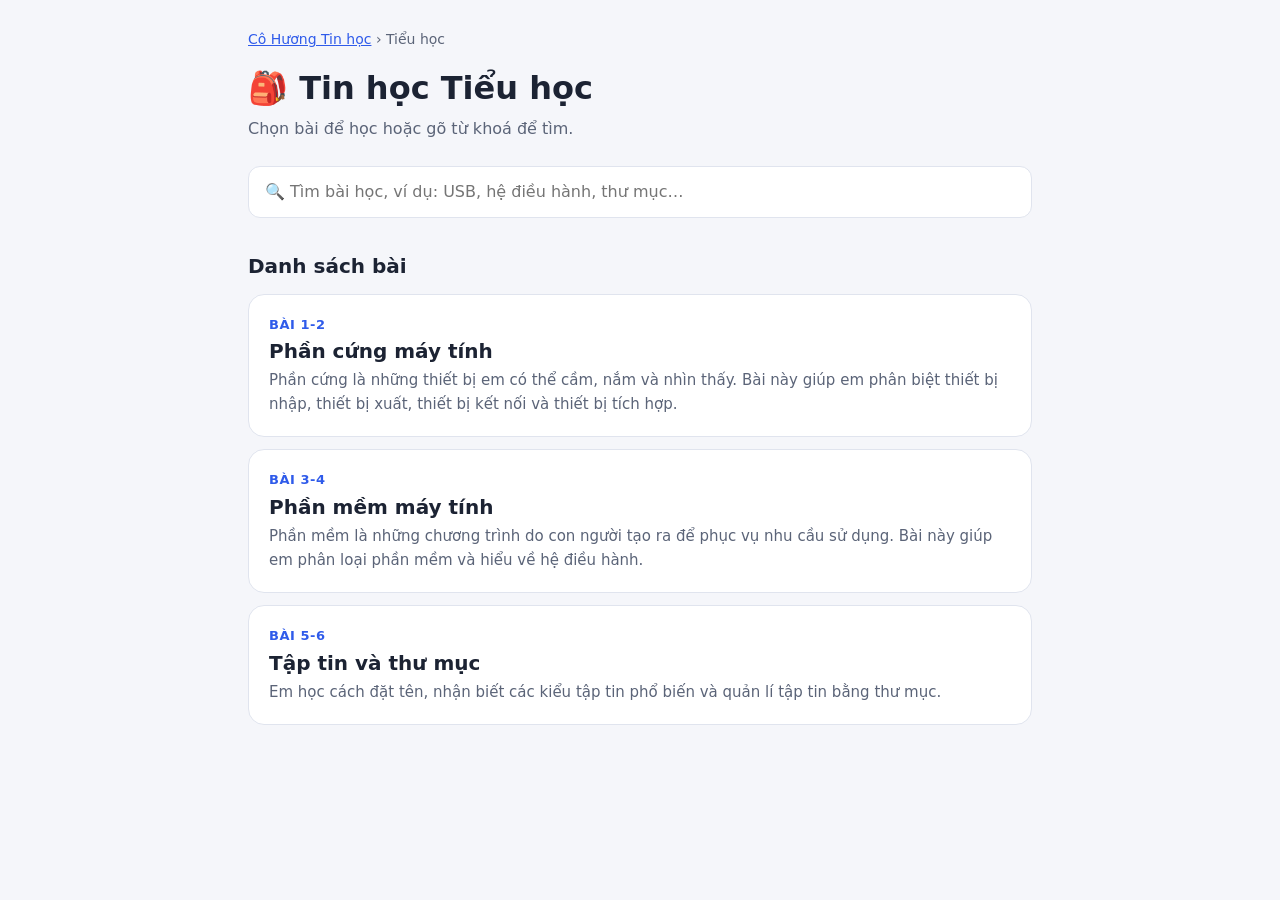
<file: tieuhoc.html>
<!doctype html><html lang="vi"><head><meta charset="utf-8"><meta name="viewport" content="width=device-width, initial-scale=1, viewport-fit=cover"><title>Tin học Tiểu học · Cô Hương Tin học</title><style>
:root{--bg:#f5f6fa;--card:#fff;--tx:#1c2333;--mu:#5b6478;--ac:#2f5bea;--acs:#e6edff;--ok:#16794a;--oks:#e1f4e9;--no:#b3261e;--nos:#fbe8e6;--bd:#e0e4ee;box-sizing:border-box;padding-top:env(safe-area-inset-top,0px);padding-bottom:env(safe-area-inset-bottom,0px)}
@media (prefers-color-scheme:dark){:root:not([data-theme="light"]){--bg:#12151d;--card:#1b2030;--tx:#e8ebf4;--mu:#9aa3b8;--ac:#7a9bff;--acs:#252d4a;--ok:#5fd394;--oks:#17332a;--no:#ff8a80;--nos:#3a1f1f;--bd:#2c3348;color-scheme:dark}}
:root[data-theme="dark"]{--bg:#12151d;--card:#1b2030;--tx:#e8ebf4;--mu:#9aa3b8;--ac:#7a9bff;--acs:#252d4a;--ok:#5fd394;--oks:#17332a;--no:#ff8a80;--nos:#3a1f1f;--bd:#2c3348;color-scheme:dark}
.tag{color:var(--ac);font-weight:700;font-size:13px;letter-spacing:.04em;text-transform:uppercase}
h2{font-size:clamp(24px,5vw,32px);line-height:1.25;margin:4px 0 8px}
.lead{color:var(--mu);margin:0 0 24px}
.card{background:var(--card);border:1px solid var(--bd);border-radius:14px;padding:18px 20px;margin-bottom:14px}
.card h3{margin:0 0 6px;font-size:18px}
.card p{margin:0 0 8px}
.chips{display:flex;flex-wrap:wrap;gap:8px;margin-top:8px}
.chips span{background:var(--acs);color:var(--ac);padding:3px 12px;border-radius:99px;font-size:14px}
dl{margin:8px 0 0}
dt{font-weight:600;margin-top:10px}
dd{margin:0;color:var(--mu)}
.note{border-left:4px solid var(--ac);background:var(--acs);padding:10px 14px;border-radius:8px;margin-top:10px;font-size:15px}
h3.sec{margin:32px 0 12px;font-size:20px;display:flex;justify-content:space-between;align-items:center;gap:8px}
.score{font-size:14px;color:var(--mu);font-weight:400}
.q p{font-weight:600;margin:0 0 10px}
.q button{display:block;width:100%;text-align:left;font:inherit;font-size:15px;color:var(--tx);background:var(--card);border:1px solid var(--bd);border-radius:10px;padding:10px 14px;margin-bottom:8px;cursor:pointer}
.q button:hover:not(:disabled){border-color:var(--ac)}
.q button.ok{background:var(--oks);border-color:var(--ok);color:var(--ok)}
.q button.no{background:var(--nos);border-color:var(--no);color:var(--no)}
.q .ex{display:none;font-size:14px;color:var(--mu);margin-top:4px}
.q.done .ex{display:block}
.again{font:inherit;font-size:14px;border:1px solid var(--bd);background:var(--card);color:var(--tx);border-radius:8px;padding:4px 12px;cursor:pointer}

*{box-sizing:border-box}
body{margin:0;background:var(--bg);color:var(--tx);font:16px/1.6 system-ui,-apple-system,"Segoe UI",Roboto,sans-serif}
main{max-width:820px;margin:0 auto;padding:28px 18px 64px}
a{color:var(--ac)}
.crumb{font-size:14px;color:var(--mu);margin-bottom:18px}
.card{scroll-margin-top:16px}
.pn{display:flex;justify-content:space-between;gap:12px;margin-top:32px;flex-wrap:wrap}
.pn a{background:var(--card);border:1px solid var(--bd);border-radius:12px;padding:10px 16px;text-decoration:none}
.sb{display:block;width:100%;font:inherit;padding:12px 16px;border:1px solid var(--bd);border-radius:12px;background:var(--card);color:var(--tx)}
#res a{display:block;text-decoration:none;color:var(--tx);background:var(--card);border:1px solid var(--bd);border-radius:12px;padding:10px 14px;margin-top:8px}
#res a small{display:block;color:var(--mu)}
#res a:hover{border-color:var(--ac)}
a.c{display:block;text-decoration:none;color:var(--tx);background:var(--card);border:1px solid var(--bd);border-radius:16px;padding:20px;margin-bottom:12px}
a.c:hover{border-color:var(--ac)}
a.c h2{margin:4px 0;font-size:20px}a.c p{margin:0;color:var(--mu);font-size:15px}
div.c{background:var(--card);border:1px dashed var(--bd);border-radius:16px;padding:20px;margin-bottom:12px;color:var(--mu)}
div.c h2{margin:4px 0;font-size:20px}div.c p{margin:0;font-size:15px}
.grid{display:grid;grid-template-columns:repeat(auto-fit,minmax(250px,1fr));gap:14px}
.grid>*{margin:0!important}
</style></head><body><main><div class="crumb"><a href="index.html">Cô Hương Tin học</a> › Tiểu học</div><h2>🎒 Tin học Tiểu học</h2><p class="lead">Chọn bài để học hoặc gõ từ khoá để tìm.</p><input id="q" class="sb" type="search" placeholder="🔍 Tìm bài học, ví dụ: USB, hệ điều hành, thư mục…" autocomplete="off"><div id="res"></div><h3 class="sec">Danh sách bài</h3><a class="c" href="tieuhoc-bai-1-2.html"><div class="tag">Bài 1-2</div><h2>Phần cứng máy tính</h2><p>Phần cứng là những thiết bị em có thể cầm, nắm và nhìn thấy. Bài này giúp em phân biệt thiết bị nhập, thiết bị xuất, thiết bị kết nối và thiết bị tích hợp.</p></a><a class="c" href="tieuhoc-bai-3-4.html"><div class="tag">Bài 3-4</div><h2>Phần mềm máy tính</h2><p>Phần mềm là những chương trình do con người tạo ra để phục vụ nhu cầu sử dụng. Bài này giúp em phân loại phần mềm và hiểu về hệ điều hành.</p></a><a class="c" href="tieuhoc-bai-5-6.html"><div class="tag">Bài 5-6</div><h2>Tập tin và thư mục</h2><p>Em học cách đặt tên, nhận biết các kiểu tập tin phổ biến và quản lí tập tin bằng thư mục.</p></a></main><script>
const IDX=[{"t": "Bài 1-2 · Phần cứng máy tính", "s": "Tiểu học", "u": "tieuhoc-bai-1-2.html", "x": "Bài 1-2 · Phần cứng máy tính Phần cứng là những thiết bị em có thể cầm, nắm và nhìn thấy. Bài này giúp em phân biệt thiết bị nhập, thiết bị xuất, thiết bị kết nối và thiết bị tích hợp."}, {"t": "Bài 1-2 · Phần cứng máy tính", "s": "Tiểu học · 1. Khái niệm phần cứng (Hardware)", "u": "tieuhoc-bai-1-2.html#b0", "x": "Bài 1-2 · Phần cứng máy tính 1. Khái niệm phần cứng (Hardware) Phần cứng là các thiết bị mà chúng ta có thể cầm, nắm và nhìn thấy được. Màn hình Loa Tai nghe Micro Máy in Bàn phím Chuột "}, {"t": "Bài 1-2 · Phần cứng máy tính", "s": "Tiểu học · 2. Thiết bị nhập (Input Device)", "u": "tieuhoc-bai-1-2.html#b1", "x": "Bài 1-2 · Phần cứng máy tính 2. Thiết bị nhập (Input Device) Là thiết bị giúp em gửi, đưa, truyền thông tin vào máy tính. Bàn phím (Keyboard) Chuột (Mouse) Máy quét (Scanner) Webcam Micro "}, {"t": "Bài 1-2 · Phần cứng máy tính", "s": "Tiểu học · 3. Thiết bị xuất (Output Device)", "u": "tieuhoc-bai-1-2.html#b2", "x": "Bài 1-2 · Phần cứng máy tính 3. Thiết bị xuất (Output Device) Là thiết bị đưa kết quả xử lí của máy tính đến con người. Màn hình (Monitor) Loa (Speaker) Tai nghe (Headphone) Máy in (Printer) "}, {"t": "Bài 1-2 · Phần cứng máy tính", "s": "Tiểu học · 4. Thiết bị kết nối", "u": "tieuhoc-bai-1-2.html#b3", "x": "Bài 1-2 · Phần cứng máy tính 4. Thiết bị kết nối Cổng HDMI, cổng VGA Kết nối với màn hình, máy chiếu và TV. Cổng kết nối mạng (Network ports) Kết nối với mạng bằng cáp có dây hoặc Wifi. Cổng USB (Universal Serial Bus) Kết nối với máy in, máy quét, máy ảnh, ổ đĩa Flash, bàn phím, chuột,… "}, {"t": "Bài 1-2 · Phần cứng máy tính", "s": "Tiểu học · 5. Giao tiếp với AI", "u": "tieuhoc-bai-1-2.html#b4", "x": "Bài 1-2 · Phần cứng máy tính 5. Giao tiếp với AI Khi dùng AI, em cần thiết bị nhập để gửi yêu cầu và thiết bị xuất để nhận kết quả. Ví dụ: em gõ câu hỏi bằng bàn phím hoặc nói qua micro; AI trả lời bằng chữ trên màn hình hoặc âm thanh qua loa."}, {"t": "Bài 1-2 · Phần cứng máy tính", "s": "Tiểu học · 6. Thiết bị nhập tích hợp", "u": "tieuhoc-bai-1-2.html#b5", "x": "Bài 1-2 · Phần cứng máy tính 6. Thiết bị nhập tích hợp Màn hình cảm ứng (Touchscreen) Giúp tương tác với thiết bị bằng cách chạm ngón tay vào các vùng trên màn hình. Bộ tai nghe (Headset) Thiết bị tích hợp cả loa và micro. "}, {"t": "Bài 3-4 · Phần mềm máy tính", "s": "Tiểu học", "u": "tieuhoc-bai-3-4.html", "x": "Bài 3-4 · Phần mềm máy tính Phần mềm là những chương trình do con người tạo ra để phục vụ nhu cầu sử dụng. Bài này giúp em phân loại phần mềm và hiểu về hệ điều hành."}, {"t": "Bài 3-4 · Phần mềm máy tính", "s": "Tiểu học · 1. Khái niệm về phần mềm", "u": "tieuhoc-bai-3-4.html#b0", "x": "Bài 3-4 · Phần mềm máy tính 1. Khái niệm về phần mềm Phần mềm máy tính (Software) là những chương trình do trí tuệ con người tạo ra nhằm phục vụ cho mục đích sử dụng của con người. Microsoft PowerPoint Tạo bài trình chiếu. Microsoft Word Xử lí văn bản. Google Chrome Tìm kiếm thông tin trên Internet. "}, {"t": "Bài 3-4 · Phần mềm máy tính", "s": "Tiểu học · 2. Phân loại phần mềm", "u": "tieuhoc-bai-3-4.html#b1", "x": "Bài 3-4 · Phần mềm máy tính 2. Phân loại phần mềm Theo quyền hạn can thiệp vào mã nguồn: Phần mềm mã nguồn mở (Open Source) Người dùng được sử dụng miễn phí. Ví dụ: Linux. Phần mềm độc quyền (Proprietary) Được bán hoặc phân phối theo một loại giấy phép cụ thể. Ví dụ: Microsoft Windows, Microsoft Office. "}, {"t": "Bài 3-4 · Phần mềm máy tính", "s": "Tiểu học · Theo tính năng và môi trường sử dụng", "u": "tieuhoc-bai-3-4.html#b2", "x": "Bài 3-4 · Phần mềm máy tính Theo tính năng và môi trường sử dụng Chương trình ứng dụng Giúp em thực hiện các công việc cụ thể như soạn thảo văn bản, bảng tính, trình chiếu, vẽ (Word, Excel, PowerPoint, Paint). Ứng dụng Web Hoạt động trên Internet, phục vụ nhu cầu của em. "}, {"t": "Bài 3-4 · Phần mềm máy tính", "s": "Tiểu học · 3. Ứng dụng trên máy tính để bàn", "u": "tieuhoc-bai-3-4.html#b3", "x": "Bài 3-4 · Phần mềm máy tính 3. Ứng dụng trên máy tính để bàn Phải được cài đặt trên máy tính trước khi chạy. Khởi động Nhấp đúp vào biểu tượng lối tắt trên màn hình nền (Desktop), hoặc nhấp chuột phải vào biểu tượng trên Thanh tác vụ (Taskbar) rồi chọn Open. Thoát Nhấp vào nút X ở góc phải trên cùng của cửa sổ, hoặc nhấp chuột phải vào biểu tượng trên Taskbar rồi chọn Close/Exit. "}, {"t": "Bài 3-4 · Phần mềm máy tính", "s": "Tiểu học · Duyệt web: các thuật ngữ cần phân biệt", "u": "tieuhoc-bai-3-4.html#b4", "x": "Bài 3-4 · Phần mềm máy tính Duyệt web: các thuật ngữ cần phân biệt Trình duyệt Web (Web browser) Phần mềm dùng để xem mọi thứ trên Internet. Công cụ tìm kiếm (Search engine) Dùng để tìm thông tin trên Internet. Ví dụ: Google. Trang Web (Web page) Tài liệu có văn bản và hình ảnh em đọc trên Internet. Website Tập hợp các trang Web công khai, dùng chung một tên miền. "}, {"t": "Bài 3-4 · Phần mềm máy tính", "s": "Tiểu học · 4. Khái niệm hệ điều hành", "u": "tieuhoc-bai-3-4.html#b5", "x": "Bài 3-4 · Phần mềm máy tính 4. Khái niệm hệ điều hành Hệ điều hành là phần mềm giúp máy tính thực hiện một hoặc nhiều nhiệm vụ. Quản lí các tập tin lưu trữ trên máy tính Quản lí các thiết bị phần cứng "}, {"t": "Bài 3-4 · Phần mềm máy tính", "s": "Tiểu học · 5. Một số hệ điều hành thông dụng", "u": "tieuhoc-bai-3-4.html#b6", "x": "Bài 3-4 · Phần mềm máy tính 5. Một số hệ điều hành thông dụng Trên máy tính Windows, macOS (độc quyền); Linux (mã nguồn mở). Trên thiết bị di động Android (mã nguồn mở); iOS (độc quyền); ngoài ra còn có BlackBerry, Symbian. "}, {"t": "Bài 5-6 · Tập tin và thư mục", "s": "Tiểu học", "u": "tieuhoc-bai-5-6.html", "x": "Bài 5-6 · Tập tin và thư mục Em học cách đặt tên, nhận biết các kiểu tập tin phổ biến và quản lí tập tin bằng thư mục."}, {"t": "Bài 5-6 · Tập tin và thư mục", "s": "Tiểu học · 1. Tập tin (File)", "u": "tieuhoc-bai-5-6.html#b0", "x": "Bài 5-6 · Tập tin và thư mục 1. Tập tin (File) Là sản phẩm em tạo ra từ một chương trình phần mềm, sau đó đặt tên và lưu trữ vào máy tính. Đặt tên dễ phân loại, dễ tìm kiếm Lưu vào ổ cứng, ổ USB,… "}, {"t": "Bài 5-6 · Tập tin và thư mục", "s": "Tiểu học · Tên tập tin", "u": "tieuhoc-bai-5-6.html#b1", "x": "Bài 5-6 · Tập tin và thư mục Tên tập tin Gồm 2 phần: phần tên (do người đặt) và phần mở rộng (xác định loại tập tin), cách nhau bởi dấu chấm. Ví dụ: baitap.docx Tên tập tin không dài quá 255 kí tự và không dùng các kí tự \\ / : * ? “ | ."}, {"t": "Bài 5-6 · Tập tin và thư mục", "s": "Tiểu học · Các kiểu tập tin phổ biến", "u": "tieuhoc-bai-5-6.html#b2", "x": "Bài 5-6 · Tập tin và thư mục Các kiểu tập tin phổ biến Văn bản .doc (MS Word 2003), .docx (MS Word 2007), .pdf (Adobe Reader), .rtf (WordPad). Video, Âm thanh Có nhiều định dạng, ví dụ .mp4, .mp3. Nén .rar (WinRAR), .zip . Nén giúp giảm dung lượng lưu trữ. Chương trình Tập tin dùng để chạy phần mềm, ví dụ .exe. "}, {"t": "Bài 5-6 · Tập tin và thư mục", "s": "Tiểu học · 2. Thư mục (Folder)", "u": "tieuhoc-bai-5-6.html#b3", "x": "Bài 5-6 · Tập tin và thư mục 2. Thư mục (Folder) Là một dạng tập tin đặc biệt, như ngăn chứa để quản lí và sắp xếp các tập tin. Biểu tượng thư mục thường màu vàng. Thư mục gốc Không có thư mục cha, chứa tất cả các thư mục. Thư mục cha Thư mục chứa thư mục khác. Thư mục con Thư mục nằm trong thư mục khác. Thư mục rỗng Không chứa tập tin hay thư mục con nào. Các thư mục được sắp xếp theo dạng cây gọi là cây thư mục."}, {"t": "Bài 5-6 · Tập tin và thư mục", "s": "Tiểu học · Xem nội dung thư mục", "u": "tieuhoc-bai-5-6.html#b4", "x": "Bài 5-6 · Tập tin và thư mục Xem nội dung thư mục Nhấp đúp vào biểu tượng This PC trên Desktop, sau đó: Cách 1 Nhấp đúp vào thư mục cần xem. Cách 2 Nhấp chọn thư mục rồi nhấn Enter. "}, {"t": "Bài 5-6 · Tập tin và thư mục", "s": "Tiểu học · Các thao tác với thư mục", "u": "tieuhoc-bai-5-6.html#b5", "x": "Bài 5-6 · Tập tin và thư mục Các thao tác với thư mục Gợi ý thao tác trên Windows: Tạo mới Nhấp chuột phải vào vùng trống, chọn New → Folder. Đổi tên Chọn thư mục rồi nhấn F2. Xoá Chọn thư mục rồi nhấn Delete. Chọn nhiều mục Giữ Ctrl để chọn từng mục, giữ Shift để chọn liên tiếp. "}];
const nm=s=>s.normalize("NFD").replace(/[\u0300-\u036f]/g,"").replace(/đ/g,"d").toLowerCase();
IDX.forEach(e=>e.n=nm(e.x));
const q=document.getElementById("q"),res=document.getElementById("res");
q.addEventListener("input",()=>{const t=nm(q.value).split(/\s+/).filter(Boolean);
if(!t.length){res.innerHTML="";return}
const m=IDX.filter(e=>t.every(w=>e.n.includes(w))).slice(0,12);
res.innerHTML=m.length?m.map(e=>`<a href="${e.u}">${e.t}<small>${e.s}</small></a>`).join(""):'<p style="color:var(--mu)">Không tìm thấy bài phù hợp. Thử từ khoá khác nhé.</p>'});
</script></body></html>
</file>
<file: style.css>
:root{
  --bg:#f4f8ff; --card:#fff; --ink:#1e293b; --muted:#64748b; --line:#e2e8f0;
  --brand:#0284c7; --brand2:#f97316; --radius:20px;
  --shadow:0 6px 18px rgba(2,132,199,.10);
}
@media (prefers-color-scheme:dark){
  :root:not([data-theme="light"]){--bg:#0f172a;--card:#1e293b;--ink:#f1f5f9;--muted:#94a3b8;--line:#334155;--shadow:0 6px 18px rgba(0,0,0,.35)}
}
:root[data-theme="dark"]{--bg:#0f172a;--card:#1e293b;--ink:#f1f5f9;--muted:#94a3b8;--line:#334155;--shadow:0 6px 18px rgba(0,0,0,.35)}
*{box-sizing:border-box}
html{scroll-behavior:smooth}
body{margin:0;background:var(--bg);color:var(--ink);font-family:"Be Vietnam Pro","Segoe UI",system-ui,-apple-system,Roboto,Arial,sans-serif;line-height:1.55;-webkit-tap-highlight-color:transparent}
a{color:inherit;text-decoration:none}
button{font:inherit;cursor:pointer}
.wrap{max-width:1100px;margin:0 auto;padding:0 16px}

/* header */
.top{position:sticky;top:0;z-index:20;background:color-mix(in srgb,var(--bg) 88%,transparent);backdrop-filter:blur(8px);border-bottom:1px solid var(--line)}
.top .wrap{display:flex;align-items:center;gap:12px;height:60px}
.logo{font-weight:800;font-size:18px;display:flex;align-items:center;gap:8px}
.logo b{display:grid;place-items:center;width:34px;height:34px;border-radius:10px;background:linear-gradient(135deg,var(--brand),#38bdf8);color:#fff;font-size:18px}
.spacer{flex:1}
.iconbtn{border:1px solid var(--line);background:var(--card);color:var(--ink);border-radius:12px;height:38px;min-width:38px;padding:0 12px;font-weight:600}
.iconbtn:hover{border-color:var(--brand)}

/* hero */
.hero{margin:20px 0;border-radius:28px;padding:32px 28px;color:#fff;background:linear-gradient(120deg,#0284c7,#38bdf8 60%,#fbbf24);box-shadow:var(--shadow);position:relative;overflow:hidden}
.hero:after{content:"💻";position:absolute;right:20px;bottom:-14px;font-size:120px;opacity:.25}
.hero h1{margin:0 0 6px;font-size:clamp(24px,5vw,38px);line-height:1.2}
.hero p{margin:0;max-width:560px;font-size:17px;opacity:.95}
.search{margin-top:18px;display:flex;max-width:520px;background:#fff;border-radius:16px;padding:4px;box-shadow:0 4px 12px rgba(0,0,0,.15)}
.search input{flex:1;border:0;outline:0;background:transparent;padding:10px 14px;font:inherit;color:#1e293b;min-width:0}
.search span{display:grid;place-items:center;width:42px;font-size:18px}

/* grid */
h2{font-size:22px;margin:28px 0 12px}
.grid{display:grid;grid-template-columns:repeat(auto-fill,minmax(290px,1fr));gap:16px}
.card{display:flex;flex-direction:column;gap:10px;background:var(--card);border-radius:var(--radius);padding:18px;box-shadow:var(--shadow);border:2px solid transparent;border-top:6px solid var(--c);transition:transform .15s,border-color .15s;position:relative}
.card:hover,.card:focus-visible{transform:translateY(-4px);border-color:var(--c);outline:0}
.card .ic{width:52px;height:52px;border-radius:16px;display:grid;place-items:center;font-size:28px;background:color-mix(in srgb,var(--c) 16%,transparent)}
.card .no{font-size:13px;font-weight:800;letter-spacing:.04em;text-transform:uppercase;color:var(--c)}
.card h3{margin:0;font-size:17px;line-height:1.35}
.card .meta{margin-top:auto;display:flex;justify-content:space-between;align-items:center;font-size:13px;color:var(--muted)}
.bar{height:8px;border-radius:99px;background:var(--line);overflow:hidden}
.bar i{display:block;height:100%;width:0;background:var(--c);border-radius:99px;transition:width .3s}
.done{position:absolute;top:12px;right:12px;background:#22c55e;color:#fff;font-size:12px;font-weight:700;border-radius:99px;padding:2px 10px;display:none}
.card.isdone .done{display:block}

/* search results */
.results{display:none;margin-top:10px}
.results.on{display:block}
.res{display:flex;gap:12px;background:var(--card);border-radius:14px;padding:10px;margin-bottom:10px;box-shadow:var(--shadow);align-items:center}
.res img{width:128px;aspect-ratio:16/9;object-fit:cover;border-radius:8px;flex:none;background:var(--line)}
.res b{display:block;font-size:14px;color:var(--brand)}
.res small{color:var(--muted)}
.tips{display:grid;grid-template-columns:repeat(auto-fit,minmax(220px,1fr));gap:12px;margin:8px 0 40px}
.tip{background:var(--card);border-radius:16px;padding:14px 16px;box-shadow:var(--shadow);font-size:15px}
.tip b{display:block;margin-bottom:2px}
footer{padding:24px 0 40px;text-align:center;color:var(--muted);font-size:13px}

/* lesson page */
.crumb{display:flex;align-items:center;gap:10px;padding:14px 0 8px;flex-wrap:wrap}
.crumb a{color:var(--brand);font-weight:700}
.crumb h1{margin:0;font-size:clamp(17px,3vw,24px);flex-basis:100%;line-height:1.3}
.tag{display:inline-block;background:var(--c);color:#fff;font-weight:800;font-size:13px;border-radius:99px;padding:2px 12px}
.viewer{background:var(--card);border-radius:24px;box-shadow:var(--shadow);padding:12px;border-top:6px solid var(--c)}
.stage{position:relative;aspect-ratio:16/9;background:#0f172a;border-radius:14px;overflow:hidden;touch-action:pan-y}
.stage img{width:100%;height:100%;object-fit:contain;display:block;user-select:none;-webkit-user-drag:none}
.nav{position:absolute;top:50%;transform:translateY(-50%);width:48px;height:48px;border-radius:50%;border:0;background:rgba(255,255,255,.88);color:#0f172a;font-size:22px;font-weight:800;box-shadow:0 2px 8px rgba(0,0,0,.3);opacity:.85}
.nav:hover{opacity:1;background:#fff}
.nav[disabled]{opacity:.25;cursor:default}
.prev{left:10px}.next{right:10px}
.stage:fullscreen{border-radius:0;aspect-ratio:auto;width:100vw;height:100vh}
.controls{display:flex;align-items:center;gap:10px;margin-top:12px;flex-wrap:wrap}
.counter{font-weight:800;min-width:80px}
.progress{flex:1;min-width:120px}
.btn{border:0;border-radius:14px;padding:10px 18px;font-weight:700;background:var(--c);color:#fff}
.btn.ghost{background:transparent;color:var(--ink);border:1px solid var(--line)}
.btn:hover{filter:brightness(1.08)}
.txt{margin-top:12px;border:1px dashed var(--line);border-radius:14px;padding:10px 14px;font-size:15px}
.txt summary{cursor:pointer;font-weight:700;color:var(--muted)}
.txt p{margin:8px 0 0}
.thumbs{display:grid;grid-template-columns:repeat(auto-fill,minmax(130px,1fr));gap:10px;margin-top:8px}
.th{position:relative;border:3px solid transparent;border-radius:12px;overflow:hidden;padding:0;background:var(--line);aspect-ratio:16/9}
.th img{width:100%;height:100%;object-fit:cover;display:block}
.th span{position:absolute;left:4px;bottom:4px;background:rgba(15,23,42,.8);color:#fff;font-size:11px;font-weight:700;border-radius:6px;padding:0 6px}
.th.on{border-color:var(--c)}
.th.seen:after{content:"✓";position:absolute;top:3px;right:3px;background:#22c55e;color:#fff;border-radius:50%;width:18px;height:18px;font-size:12px;display:grid;place-items:center;font-weight:800}
.lessons-nav{display:flex;justify-content:space-between;gap:10px;margin:22px 0 0;flex-wrap:wrap}
.hint{color:var(--muted);font-size:13px;margin-top:8px}
@media (max-width:560px){
  .nav{width:38px;height:38px;font-size:18px}
  .res img{width:96px}
  .hero{padding:24px 20px}
}
</file>
